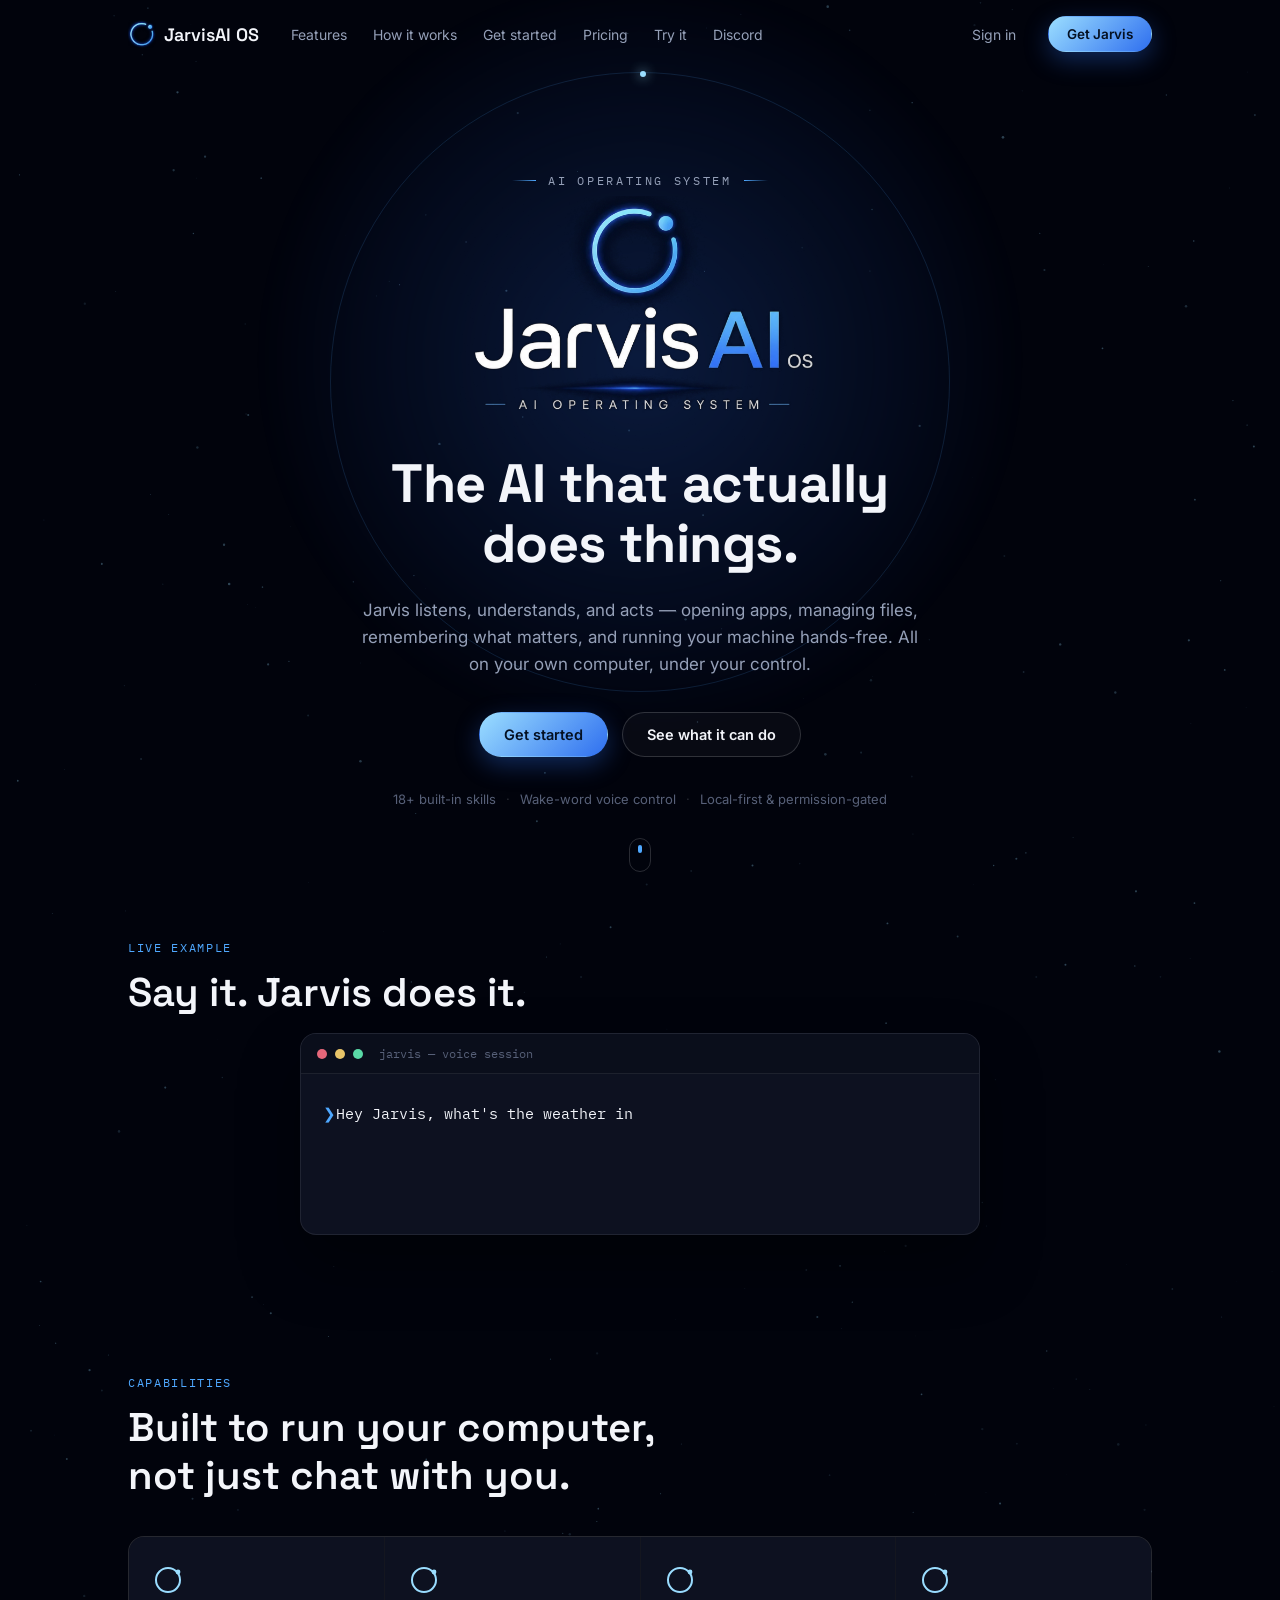
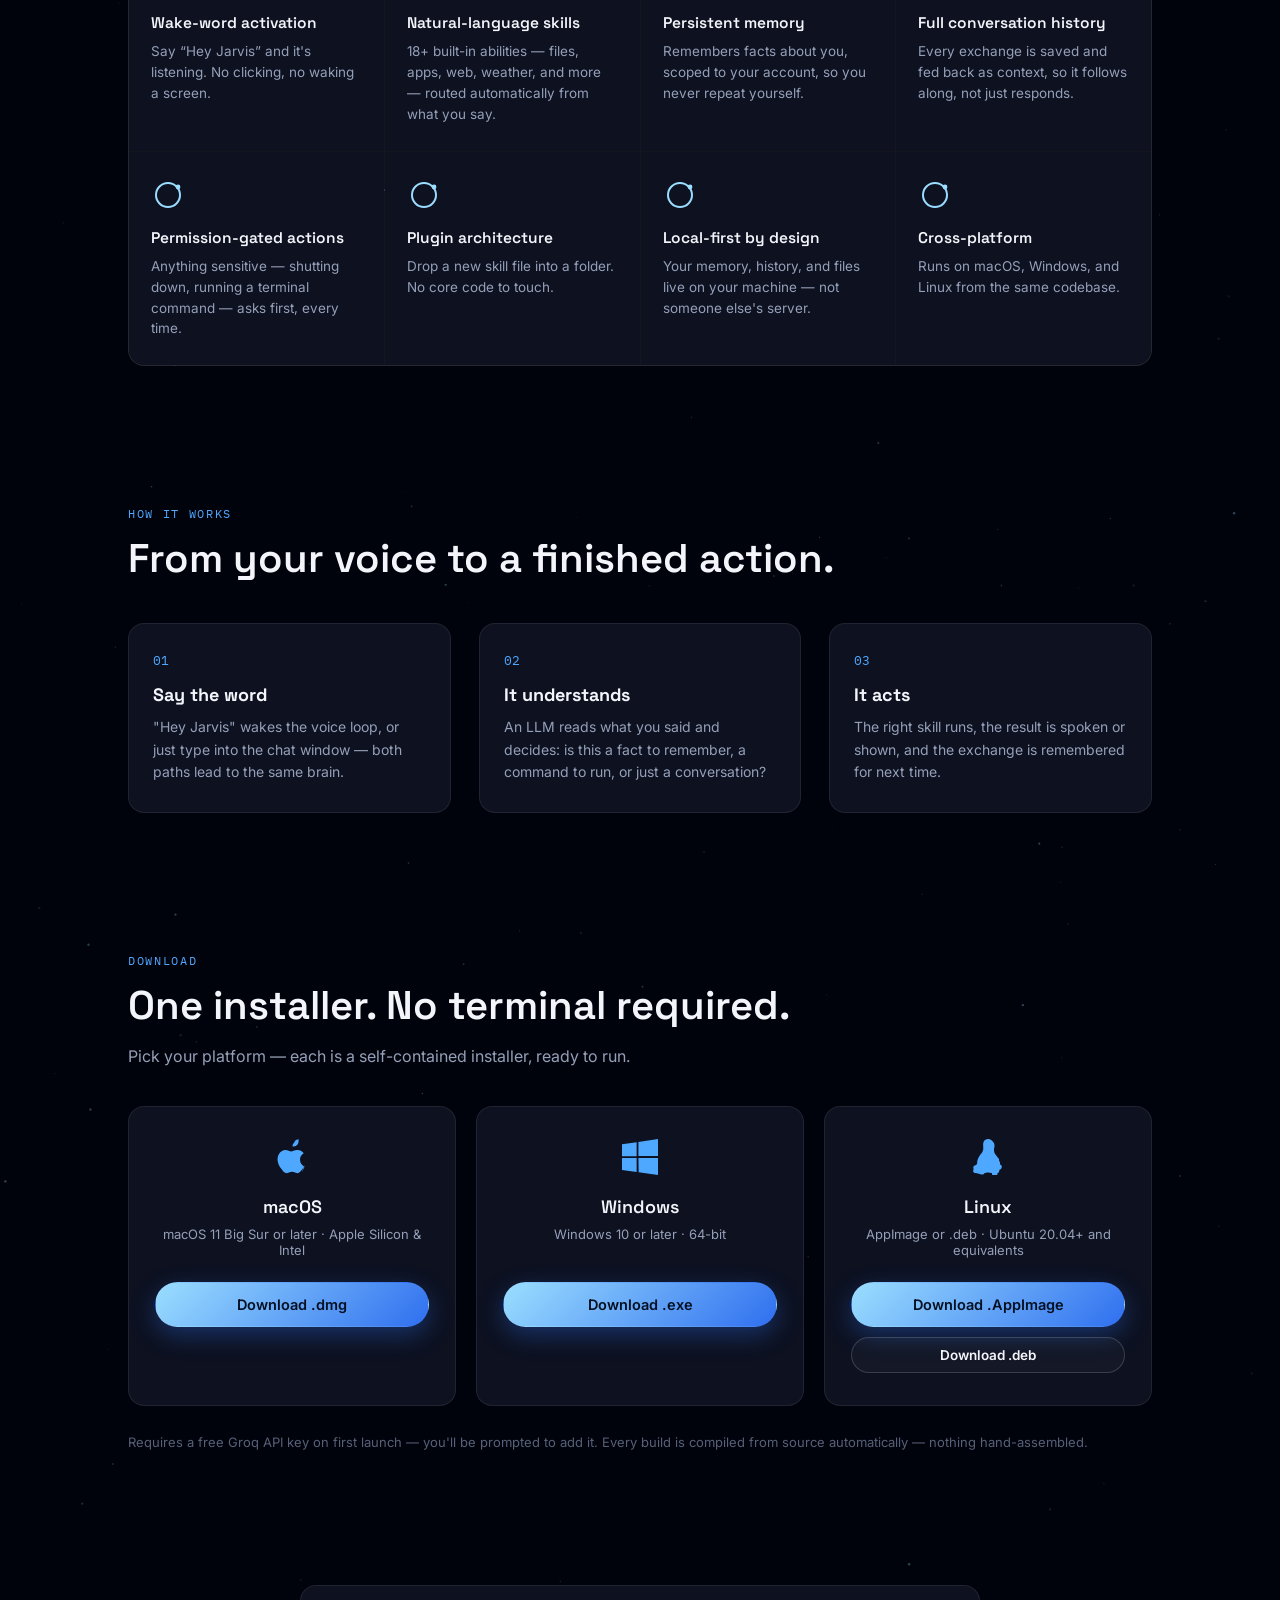
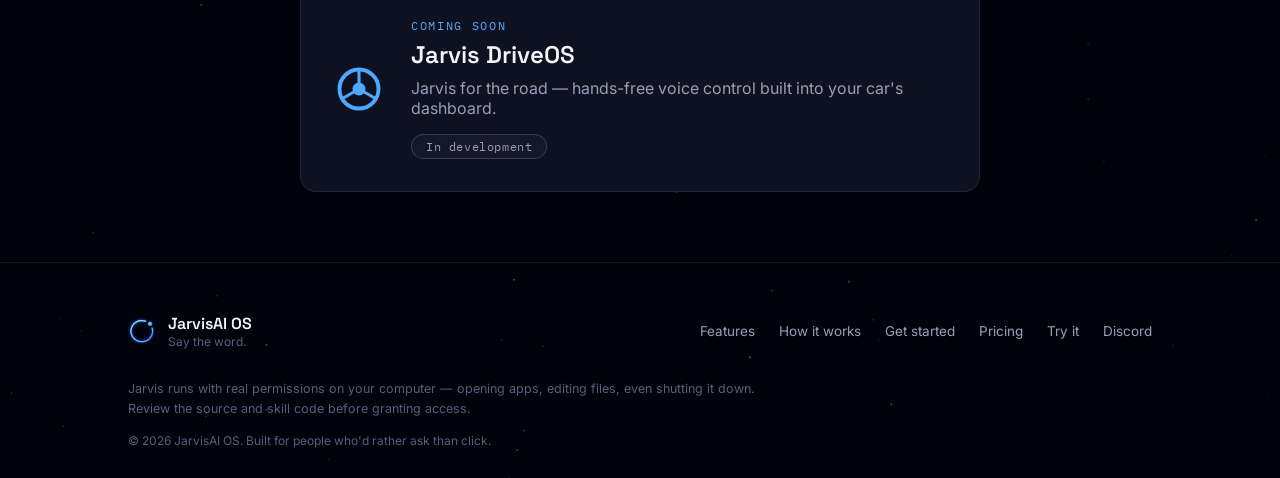
<file: index.html>
<!DOCTYPE html>
<html lang="en">
<head>
<!-- Google Tag Manager -->
<script>(function(w,d,s,l,i){w[l]=w[l]||[];w[l].push({'gtm.start':
new Date().getTime(),event:'gtm.js'});var f=d.getElementsByTagName(s)[0],
j=d.createElement(s),dl=l!='dataLayer'?'&l='+l:'';j.async=true;j.src=
'https://www.googletagmanager.com/gtm.js?id='+i+dl;f.parentNode.insertBefore(j,f);
})(window,document,'script','dataLayer','GTM-K9CZNDDC');</script>
<!-- End Google Tag Manager -->
<meta charset="UTF-8">
<meta name="viewport" content="width=device-width, initial-scale=1.0">
<title>JarvisAI OS &mdash; The AI Operating System</title>
<meta name="description" content="JarvisAI OS is the AI operating system that opens apps, manages files, remembers what matters, and talks back &mdash; all from your own machine.">
<link rel="icon" href="[data-uri]">
<link rel="stylesheet" href="styles.css">
</head>
<body>
<!-- Google Tag Manager (noscript) -->
<noscript><iframe src="https://www.googletagmanager.com/ns.html?id=GTM-K9CZNDDC"
height="0" width="0" style="display:none;visibility:hidden"></iframe></noscript>
<!-- End Google Tag Manager (noscript) -->

<canvas id="stars"></canvas>

<nav id="nav">
  <div class="nav-inner">
    <a href="#top" class="nav-brand">
      <img src="[data-uri]" alt="JarvisAI OS" class="nav-mark">
      <span>JarvisAI OS</span>
    </a>
    <div class="nav-links">
      <a href="#features">Features</a>
      <a href="#how">How it works</a>
      <a href="#get-started">Get started</a>
      <a href="pricing.html">Pricing</a>
      <a href="chat.html">Try it</a>
      <a href="https://discord.gg/VZnWjfsrE" target="_blank" rel="noopener">Discord</a>
    </div>
    <a href="#" id="navSignIn" class="nav-account">Sign in</a>
    <a href="#get-started" class="btn btn-primary btn-small">Get Jarvis</a>
    <button id="navToggle" class="nav-toggle" aria-label="Toggle menu">
      <span></span><span></span><span></span>
    </button>
  </div>
  <div id="navMobile" class="nav-mobile">
    <a href="#features">Features</a>
    <a href="#how">How it works</a>
    <a href="#get-started">Get started</a>
    <a href="pricing.html">Pricing</a>
    <a href="chat.html">Try it</a>
    <a href="https://discord.gg/VZnWjfsrE" target="_blank" rel="noopener">Discord</a>
  </div>
</nav>

<header class="hero" id="top">
  <div class="hero-glow"></div>
  <div class="hero-ring" aria-hidden="true"></div>

  <div class="hero-content">
    <div class="eyebrow"><span class="dash"></span> AI OPERATING SYSTEM <span class="dash"></span></div>

    <img src="[data-uri]" alt="Jarvis AI OS" class="hero-logo">

    <h1>The AI that actually<br>does things.</h1>

    <p class="hero-sub">
      Jarvis listens, understands, and acts &mdash; opening apps, managing files,
      remembering what matters, and running your machine hands-free.
      All on your own computer, under your control.
    </p>

    <div class="hero-cta">
      <a href="#get-started" class="btn btn-primary">Get started</a>
      <a href="#features" class="btn btn-ghost">See what it can do</a>
    </div>

    <div class="trust-row">
      <span>18+ built-in skills</span>
      <span class="dot">&middot;</span>
      <span>Wake-word voice control</span>
      <span class="dot">&middot;</span>
      <span>Local-first &amp; permission-gated</span>
    </div>
  </div>

  <div class="scroll-cue" aria-hidden="true"><span></span></div>
</header>

<section class="demo-section">
  <div class="section-inner">
    <div class="label-tag">LIVE EXAMPLE</div>
    <h2>Say it. Jarvis does it.</h2>

    <div class="terminal">
      <div class="terminal-bar">
        <span class="dot red"></span><span class="dot yellow"></span><span class="dot green"></span>
        <span class="terminal-title">jarvis &mdash; voice session</span>
      </div>
      <div class="terminal-body" id="terminalBody"></div>
    </div>
  </div>
</section>

<section id="features" class="features-section">
  <div class="section-inner">
    <div class="label-tag">CAPABILITIES</div>
    <h2>Built to run your computer,<br>not just chat with you.</h2>

    <div class="feature-grid" id="featureGrid"></div>
  </div>
</section>

<section id="how" class="how-section">
  <div class="section-inner">
    <div class="label-tag">HOW IT WORKS</div>
    <h2>From your voice to a finished action.</h2>

    <div class="steps">
      <div class="step">
        <div class="step-number">01</div>
        <h3>Say the word</h3>
        <p>"Hey Jarvis" wakes the voice loop, or just type into the chat window &mdash; both paths lead to the same brain.</p>
      </div>
      <div class="step">
        <div class="step-number">02</div>
        <h3>It understands</h3>
        <p>An LLM reads what you said and decides: is this a fact to remember, a command to run, or just a conversation?</p>
      </div>
      <div class="step">
        <div class="step-number">03</div>
        <h3>It acts</h3>
        <p>The right skill runs, the result is spoken or shown, and the exchange is remembered for next time.</p>
      </div>
    </div>
  </div>
</section>

<section id="get-started" class="get-started-section">
  <div class="section-inner">
    <div class="label-tag">DOWNLOAD</div>
    <h2>One installer. No terminal required.</h2>
    <p class="section-sub">Pick your platform &mdash; each is a self-contained installer, ready to run.</p>

    <div class="download-grid">

      <div class="download-card">
        <svg class="os-icon" viewBox="0 0 24 24" fill="currentColor"><path d="M16.365 1.43c0 1.14-.393 2.033-1.177 2.68-.784.646-1.72.966-2.807.966-.107-1.09.29-2.02 1.083-2.784C14.257.71 15.29.24 16.365.24c.093.4.093.8 0 1.19zM20.5 17.06c-.48 1.11-.71 1.605-1.335 2.596-.87 1.386-2.098 3.115-3.62 3.13-1.352.014-1.7-.882-3.535-.873-1.834.01-2.217.888-3.57.874-1.522-.015-2.686-1.573-3.556-2.958C2.207 16.606 1.76 12.9 3.14 10.34c.965-1.79 2.71-2.923 4.61-2.94 1.44-.014 2.8.97 3.678.97.878 0 2.53-1.2 4.267-1.024.727.03 2.767.294 4.077 2.216-.106.066-2.435 1.42-2.41 4.242.028 3.372 2.96 4.494 2.99 4.508-.024.074-.463 1.59-1.528 3.147l-.323.6z"/></svg>
        <h3>macOS</h3>
        <p class="download-note">macOS 11 Big Sur or later &middot; Apple Silicon &amp; Intel</p>
        <a href="https://github.com/m2diba-ai/JarvisAI-os-releases/releases/latest/download/JarvisAI-OS.dmg" class="btn btn-primary download-btn" data-asset="JarvisAI-OS.dmg">Download .dmg</a>
      </div>

      <div class="download-card">
        <svg class="os-icon" viewBox="0 0 24 24" fill="currentColor"><path d="M0 3.449L9.75 2.1v9.451H0m10.949-9.602L24 0v11.4H10.949M0 12.6h9.75v9.451L0 20.699M10.949 12.6H24V24l-12.9-1.801"/></svg>
        <h3>Windows</h3>
        <p class="download-note">Windows 10 or later &middot; 64-bit</p>
        <a href="https://github.com/m2diba-ai/JarvisAI-os-releases/releases/latest/download/JarvisAI-OS-Setup.exe" class="btn btn-primary download-btn" data-asset="JarvisAI-OS-Setup.exe">Download .exe</a>
      </div>

      <div class="download-card">
        <svg class="os-icon" viewBox="0 0 24 24" fill="currentColor"><path d="M12.504 0c-.155 0-.315.008-.48.021-4.226.333-3.105 4.807-3.17 6.298-.076 1.092-.3 1.953-1.05 3.02-.885 1.051-2.127 2.75-2.716 4.521-.278.832-.41 1.684-.287 2.489a.424.424 0 00-.11.135c-.26.268-.45.6-.663.839-.199.199-.485.267-.797.4-.313.136-.658.269-.864.68-.09.189-.136.394-.132.602 0 .199.027.4.055.536.058.399.116.728.04.97-.249.68-.28 1.145-.106 1.484.174.334.535.47.94.601.81.2 1.91.135 2.774.6.926.466 1.866.67 2.616.47.526-.116.97-.464 1.208-.946.587-.003 1.23-.269 2.26-.334.699-.058 1.574.267 2.577.2.025.08.063.155.11.225-.076.694.13 1.365.436 1.938.365.6.844 1.098 1.310 1.502-.055.077-.021.108.070.05.68-.484 1.24-1.04 1.52-1.673.24-.531.212-1.1.05-1.634.478-.235.87-.556 1.152-1.038.235-.4.42-.906.526-1.577.077.024.15.024.199-.001.36-.111.65-.4.867-.71.198-.31.335-.667.375-1.037.038-.372-.04-.744-.235-1.045-.196-.3-.51-.545-.9-.667-.024-.42-.03-.856-.13-1.302-.098-.446-.28-.897-.61-1.28.014-.235.033-.478.01-.72-.024-.24-.09-.478-.226-.68-.135-.2-.34-.36-.582-.42-.036-.11-.07-.223-.135-.315-.65-.918-1.474-1.635-1.968-2.7-.494-1.064-.626-2.436-.16-4.27.213-.83.055-1.673-.288-2.417-.343-.744-.858-1.397-1.44-1.87A3.87 3.87 0 0012.504 0z"/></svg>
        <h3>Linux</h3>
        <p class="download-note">AppImage or .deb &middot; Ubuntu 20.04+ and equivalents</p>
        <a href="https://github.com/m2diba-ai/JarvisAI-os-releases/releases/latest/download/JarvisAI-OS.AppImage" class="btn btn-primary download-btn" data-asset="JarvisAI-OS.AppImage">Download .AppImage</a>
        <br>
        <a href="https://github.com/m2diba-ai/JarvisAI-os-releases/releases/latest/download/JarvisAI-OS.deb" class="btn btn-ghost btn-small download-btn" style="margin-top: 10px;" data-asset="JarvisAI-OS.deb">Download .deb</a>
      </div>

    </div>

    <p class="requirements">
      Requires a free Groq API key on first launch &mdash; you'll be prompted to add it.
      Every build is compiled from source automatically &mdash; nothing hand-assembled.
    </p>
  </div>
</section>

<section id="driveos" class="driveos-section">
  <div class="section-inner">
    <div class="driveos-card">
      <svg class="driveos-icon" viewBox="0 0 24 24" fill="none" stroke="currentColor" stroke-linecap="round" stroke-linejoin="round">
        <circle cx="12" cy="12" r="9" stroke-width="1.8"/>
        <path d="M12 9 L12 3 M14.6 13.5 L19.8 16.5 M9.4 13.5 L4.2 16.5" stroke-width="1.4"/>
        <circle cx="12" cy="12" r="3" fill="currentColor" stroke="none"/>
      </svg>
      <div class="driveos-text">
        <div class="label-tag">COMING SOON</div>
        <h2>Jarvis DriveOS</h2>
        <p class="section-sub">Jarvis for the road &mdash; hands-free voice control built into your car's dashboard.</p>
        <span class="status-badge">In development</span>
      </div>
    </div>
  </div>
</section>

<footer class="footer">
  <div class="section-inner footer-inner">
    <div class="footer-brand">
      <img src="[data-uri]" alt="JarvisAI OS" class="nav-mark">
      <div>
        <div class="footer-name">JarvisAI OS</div>
        <div class="footer-tagline">Say the word.</div>
      </div>
    </div>

    <div class="footer-links">
      <a href="#features">Features</a>
      <a href="#how">How it works</a>
      <a href="#get-started">Get started</a>
      <a href="pricing.html">Pricing</a>
      <a href="chat.html">Try it</a>
      <a href="https://discord.gg/VZnWjfsrE" target="_blank" rel="noopener">Discord</a>
    </div>
  </div>

  <div class="section-inner">
    <p class="footer-disclaimer">
      Jarvis runs with real permissions on your computer &mdash; opening apps, editing files,
      even shutting it down. Review the source and skill code before granting access.
    </p>
    <p class="footer-copy">&copy; 2026 JarvisAI OS. Built for people who'd rather ask than click.</p>
  </div>
</footer>

<script src="auth.js"></script>
<script src="common.js"></script>
<script>
// ==================== Terminal typewriter demo ====================
(function terminalDemo() {
  const body = document.getElementById("terminalBody");

  const scenarios = [
    [
      { role: "user", text: "Hey Jarvis, what's the weather in Dhaka" },
      { role: "reply", text: "It's 34\u00b0C and partly cloudy in Dhaka, with wind at 9 km/h." },
    ],
    [
      { role: "user", text: "Jarvis, remember that my flight is at 6 PM" },
      { role: "reply", text: "Got it, I'll remember that your flight is at 6 PM." },
    ],
    [
      { role: "user", text: "Hey Jarvis, open Chrome" },
      { role: "reply", text: "Opening Google Chrome." },
    ],
  ];

  let scenarioIndex = 0;

  function sleep(ms) {
    return new Promise((resolve) => setTimeout(resolve, ms));
  }

  async function typeLine(el, text, speed) {
    for (let i = 0; i <= text.length; i++) {
      el.textContent = text.slice(0, i);
      await sleep(speed);
    }
  }

  async function runScenario() {
    body.innerHTML = "";

    const scenario = scenarios[scenarioIndex];
    scenarioIndex = (scenarioIndex + 1) % scenarios.length;

    for (const line of scenario) {
      const div = document.createElement("div");
      div.className = line.role === "user" ? "term-line-user" : "term-line-reply";
      body.appendChild(div);

      if (line.role === "user") {
        await typeLine(div, line.text, 32);
      } else {
        await sleep(400);
        await typeLine(div, line.text, 14);
      }

      await sleep(600);
    }

    await sleep(2200);
    runScenario();
  }

  runScenario();
})();

// ==================== Feature grid ====================
(function features() {
  const iconRing = `<svg viewBox="0 0 34 34" fill="none" xmlns="http://www.w3.org/2000/svg">
    <circle cx="17" cy="17" r="12" stroke="url(#g)" stroke-width="2"/>
    <circle cx="27" cy="9" r="2.4" fill="#9BDEFF"/>
    <defs><linearGradient id="g" x1="0" y1="0" x2="34" y2="34"><stop stop-color="#9BDEFF"/><stop offset="1" stop-color="#2F6FEF"/></linearGradient></defs>
  </svg>`;

  const items = [
    ["Wake-word activation", "Say \u201cHey Jarvis\u201d and it's listening. No clicking, no waking a screen."],
    ["Natural-language skills", "18+ built-in abilities \u2014 files, apps, web, weather, and more \u2014 routed automatically from what you say."],
    ["Persistent memory", "Remembers facts about you, scoped to your account, so you never repeat yourself."],
    ["Full conversation history", "Every exchange is saved and fed back as context, so it follows along, not just responds."],
    ["Permission-gated actions", "Anything sensitive \u2014 shutting down, running a terminal command \u2014 asks first, every time."],
    ["Plugin architecture", "Drop a new skill file into a folder. No core code to touch."],
    ["Local-first by design", "Your memory, history, and files live on your machine \u2014 not someone else's server."],
    ["Cross-platform", "Runs on macOS, Windows, and Linux from the same codebase."],
  ];

  const grid = document.getElementById("featureGrid");
  grid.innerHTML = items.map(([title, desc]) => `
    <div class="feature-card">
      <div class="feature-icon">${iconRing}</div>
      <h3>${title}</h3>
      <p>${desc}</p>
    </div>
  `).join("");
})();

// (download section is now static cards - no tab-switching or
// copy-to-clipboard JS needed since there's no source install commands)

// ==================== Download links: resolve real latest release ====================
// The hrefs above point at GitHub's /releases/latest/download/... shortcut,
// which is a fallback for JS-disabled visitors only - it's normally
// left broken. GitHub's "latest" pick sorts by each release's
// created_at, which (per GitHub's own docs) is inherited from the
// underlying git tag's target commit, not from when the release was
// published. The JarvisAI-os-releases repo only ever has that one
// "Initialize releases repo" commit - electron-builder auto-creates
// each version's tag against it since nothing ever advances that
// branch - so every release ties on created_at, and which one GitHub
// resolves as "latest" on a tie isn't something to rely on (it's
// landed on a stale version before). published_at has no such tie -
// it's set once, when a release stops being a draft - so fetching the
// release list and picking the newest published_at is what's actually
// reliable here.
(async function resolveLatestDownloadLinks() {
  const links = document.querySelectorAll(".download-btn[data-asset]");
  if (!links.length) return;

  try {
    const response = await fetch("https://api.github.com/repos/m2diba-ai/JarvisAI-os-releases/releases");
    if (!response.ok) return;
    const releases = await response.json();

    const latest = releases
      .filter((r) => !r.draft && !r.prerelease)
      .sort((a, b) => new Date(b.published_at) - new Date(a.published_at))[0];
    if (!latest) return;

    links.forEach((link) => {
      const asset = latest.assets.find((a) => a.name === link.dataset.asset);
      if (asset) link.href = asset.browser_download_url;
    });
  } catch (err) {
    // Offline, GitHub API down/rate-limited, etc. - the hrefs already
    // in the HTML (the /releases/latest/download/... shortcut) stay as
    // a working fallback rather than leaving the buttons broken.
    console.error("Could not resolve the latest Jarvis release - falling back to /releases/latest:", err);
  }
})();

</script>

</body>
</html>
</file>
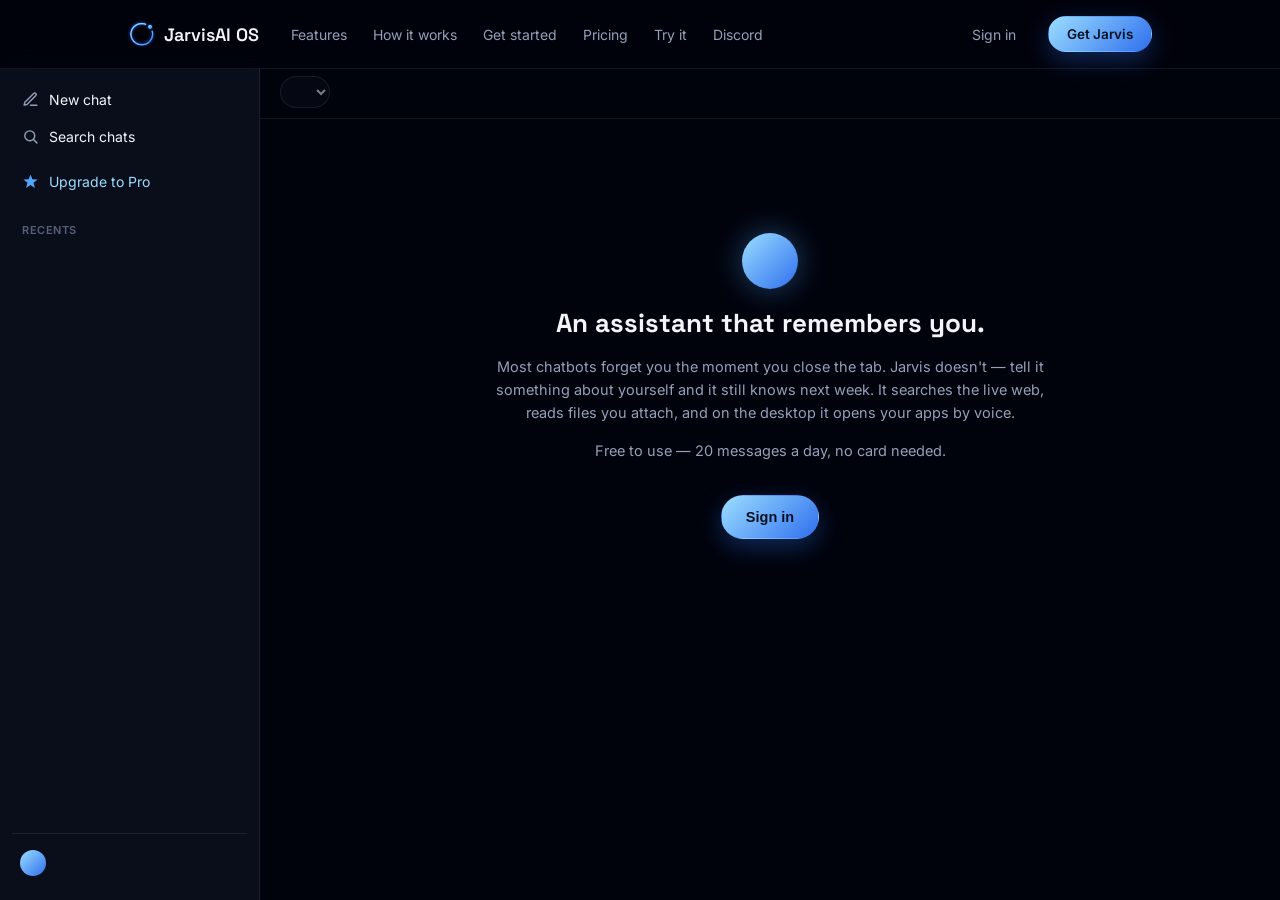
<file: chat.html>
<!DOCTYPE html>
<html lang="en">
<head>
<!-- Google Tag Manager -->
<script>(function(w,d,s,l,i){w[l]=w[l]||[];w[l].push({'gtm.start':
new Date().getTime(),event:'gtm.js'});var f=d.getElementsByTagName(s)[0],
j=d.createElement(s),dl=l!='dataLayer'?'&l='+l:'';j.async=true;j.src=
'https://www.googletagmanager.com/gtm.js?id='+i+dl;f.parentNode.insertBefore(j,f);
})(window,document,'script','dataLayer','GTM-K9CZNDDC');</script>
<!-- End Google Tag Manager -->
<meta charset="UTF-8">
<meta name="viewport" content="width=device-width, initial-scale=1.0">
<title>Jarvis</title>
<meta name="description" content="Try Jarvis right in your browser, no install required.">
<link rel="icon" href="[data-uri]">
<link rel="stylesheet" href="styles.css">
</head>
<body class="chat-page">
<!-- Google Tag Manager (noscript) -->
<noscript><iframe src="https://www.googletagmanager.com/ns.html?id=GTM-K9CZNDDC"
height="0" width="0" style="display:none;visibility:hidden"></iframe></noscript>
<!-- End Google Tag Manager (noscript) -->

<canvas id="stars"></canvas>

<nav id="nav">
  <div class="nav-inner">
    <a href="index.html" class="nav-brand">
      <img src="[data-uri]" alt="JarvisAI OS" class="nav-mark">
      <span>JarvisAI OS</span>
    </a>
    <div class="nav-links">
      <a href="index.html#features">Features</a>
      <a href="index.html#how">How it works</a>
      <a href="index.html#get-started">Get started</a>
      <a href="pricing.html">Pricing</a>
      <a href="chat.html">Try it</a>
      <a href="https://discord.gg/VZnWjfsrE" target="_blank" rel="noopener">Discord</a>
    </div>
    <a href="#" id="navSignIn" class="nav-account">Sign in</a>
    <a href="index.html#get-started" class="btn btn-primary btn-small">Get Jarvis</a>
    <button id="navToggle" class="nav-toggle" aria-label="Toggle menu">
      <span></span><span></span><span></span>
    </button>
  </div>
  <div id="navMobile" class="nav-mobile">
    <a href="index.html#features">Features</a>
    <a href="index.html#how">How it works</a>
    <a href="index.html#get-started">Get started</a>
    <a href="pricing.html">Pricing</a>
    <a href="chat.html">Try it</a>
    <a href="https://discord.gg/VZnWjfsrE" target="_blank" rel="noopener">Discord</a>
  </div>
</nav>

<div class="jarvis-app" id="jarvisApp">
  <div class="jarvis-sidebar-backdrop" id="sidebarBackdrop"></div>

  <aside class="jarvis-sidebar" id="jarvisSidebar">
    <div class="jarvis-nav-group">
      <button id="newChatBtn" class="jarvis-nav-btn">
        <svg viewBox="0 0 24 24" fill="none" stroke="currentColor" stroke-width="2" stroke-linecap="round" stroke-linejoin="round"><path d="M12 20h9"/><path d="M16.5 3.5a2.12 2.12 0 0 1 3 3L7 19l-4 1 1-4Z"/></svg>
        New chat
      </button>
      <button id="searchChatBtn" class="jarvis-nav-btn">
        <svg viewBox="0 0 24 24" fill="none" stroke="currentColor" stroke-width="2" stroke-linecap="round" stroke-linejoin="round"><circle cx="11" cy="11" r="7"/><line x1="21" y1="21" x2="16.65" y2="16.65"/></svg>
        Search chats
      </button>
    </div>

    <div class="jarvis-nav-group">
      <a href="pricing.html" class="jarvis-nav-btn jarvis-upgrade-btn">
        <svg viewBox="0 0 24 24" fill="currentColor"><path d="M12 2l2.6 6.9 7.4.3-5.8 4.7 2.1 7.1-6.3-4.2-6.3 4.2 2.1-7.1L2 9.2l7.4-.3z"/></svg>
        Upgrade to Pro
      </a>
    </div>

    <div class="jarvis-history-label">Recents</div>
    <div class="jarvis-history-list" id="historyList"></div>

    <div class="jarvis-sidebar-spacer"></div>

    <div class="jarvis-sidebar-footer">
      <button class="jarvis-user-card" id="userMenuBtn">
        <span class="jarvis-user-avatar" id="userAvatar"></span>
        <span class="jarvis-user-name" id="userLabel"></span>
      </button>
      <div class="jarvis-user-menu" id="userMenu" hidden>
        <a href="memory.html" class="jarvis-menu-item">Memory</a>
        <button id="clearBtn" class="jarvis-menu-item">Clear chat</button>
        <div class="jarvis-menu-divider"></div>
        <button id="signOutBtn" class="jarvis-menu-item">Sign out</button>
      </div>
    </div>
  </aside>

  <main class="jarvis-main">
    <div class="jarvis-toolbar">
      <button class="jarvis-sidebar-toggle" id="sidebarToggle" aria-label="Toggle sidebar">
        <svg viewBox="0 0 24 24" fill="none" stroke="currentColor" stroke-width="2" stroke-linecap="round" stroke-linejoin="round"><rect x="3" y="4" width="18" height="16" rx="2"/><line x1="9" y1="4" x2="9" y2="20"/></svg>
      </button>
      <select id="modelPicker" class="jarvis-model-picker" disabled></select>
      <span class="jarvis-plan-badge" id="planBadge"></span>
    </div>

    <div class="jarvis-chat-scroll" id="chatScroll">
      <div class="jarvis-empty" id="emptyState" hidden>
        <div class="jarvis-orb"></div>
        <h1>An assistant that remembers you.</h1>
        <p>Tell it something about yourself, then ask what it knows &mdash; it will still know next week. For voice, file access, and opening apps on your own machine, <a href="index.html#get-started" style="color:var(--ring-mid)">download the desktop app</a>.</p>
        <div class="jarvis-suggestions">
          <button class="jarvis-chip" data-text="Remember that I'm a computer science student in Dhaka" data-followup="What do you know about me?">Tell Jarvis about you</button>
          <button class="jarvis-chip" data-text="What happened in tech news today?">What's happening today?</button>
          <button class="jarvis-chip" data-text="What can you actually do?">What can you do?</button>
          <button class="jarvis-chip" data-text="Write a Python script that renames every file in a folder by its date">Write me some code</button>
        </div>
      </div>

      <div class="jarvis-signedout" id="signedOutState" hidden>
        <div class="jarvis-orb"></div>
        <h1>An assistant that remembers you.</h1>
        <p>Most chatbots forget you the moment you close the tab. Jarvis doesn't &mdash; tell it something about yourself and it still knows next week. It searches the live web, reads files you attach, and on the desktop it opens your apps by voice.</p>
        <p class="jarvis-signedout-note">Free to use &mdash; 20 messages a day, no card needed.</p>
        <button class="btn btn-primary" id="signInPromptBtn">Sign in</button>
      </div>

      <div class="jarvis-chat-inner" id="chat"></div>
    </div>

    <div class="jarvis-composer" id="composerWrap" hidden>
      <span id="imagePreviewWrap" class="jarvis-image-preview-wrap" hidden>
        <img id="imagePreview" class="jarvis-image-preview" alt="Attached image">
        <button id="imageRemoveBtn" class="jarvis-image-remove-btn" type="button" aria-label="Remove image">&times;</button>
      </span>
      <div id="fileAttachments" class="jarvis-attachments" hidden></div>
      <div class="jarvis-composer-inner">
        <button id="attachBtn" class="jarvis-attach-btn" type="button" aria-label="Attach a file or image">
          <svg viewBox="0 0 24 24" fill="none" stroke="currentColor" stroke-width="2" stroke-linecap="round" stroke-linejoin="round"><path d="M21.44 11.05l-9.19 9.19a6 6 0 0 1-8.49-8.49l9.19-9.19a4 4 0 0 1 5.66 5.66l-9.2 9.19a2 2 0 0 1-2.83-2.83l8.49-8.48"/></svg>
        </button>
        <input type="file" id="imageInput" hidden
               accept="image/*,.pdf,.docx,.txt,.md,.csv,.json,.xlsx,.xlsm,.pptx,.py,.js,.html,.css">
        <textarea id="chatInput" placeholder="Message Jarvis..." rows="1"></textarea>
        <button id="chatSendBtn" class="jarvis-send-btn" type="button" aria-label="Send">&uarr;</button>
      </div>
      <div class="jarvis-composer-hint" id="composerHint"></div>
    </div>
  </main>
</div>

<div class="jarvis-modal-overlay" id="searchModal" hidden>
  <div class="jarvis-modal">
    <div class="jarvis-modal-header">
      <h2>Search chats</h2>
      <button class="jarvis-modal-close" id="searchModalClose" aria-label="Close">&times;</button>
    </div>
    <input type="text" id="searchInput" class="jarvis-modal-input" placeholder="Search your conversations..." autocomplete="off">
    <div class="jarvis-search-results" id="searchResults">
      <div class="jarvis-search-empty">Type to search your chat history.</div>
    </div>
  </div>
</div>

<script src="auth.js"></script>
<script src="common.js"></script>
<script src="chat.js"></script>

</body>
</html>
</file>
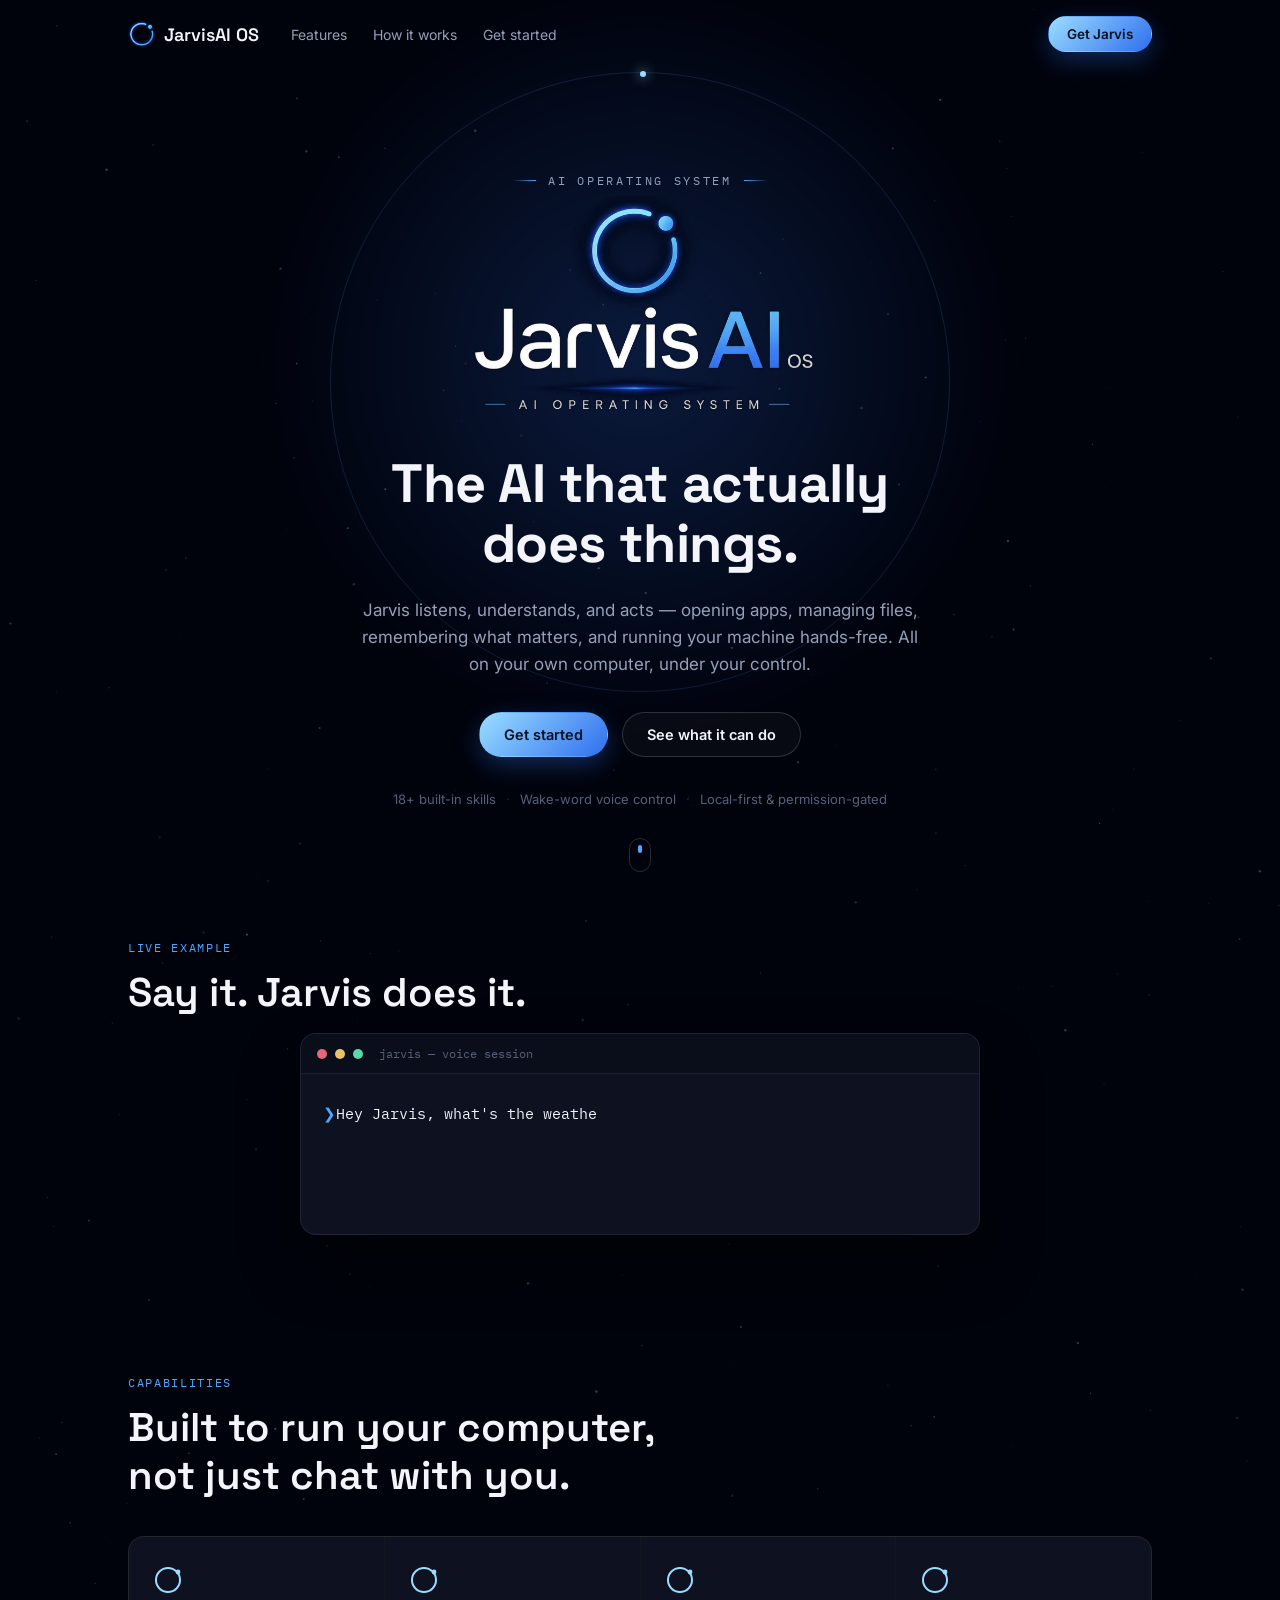
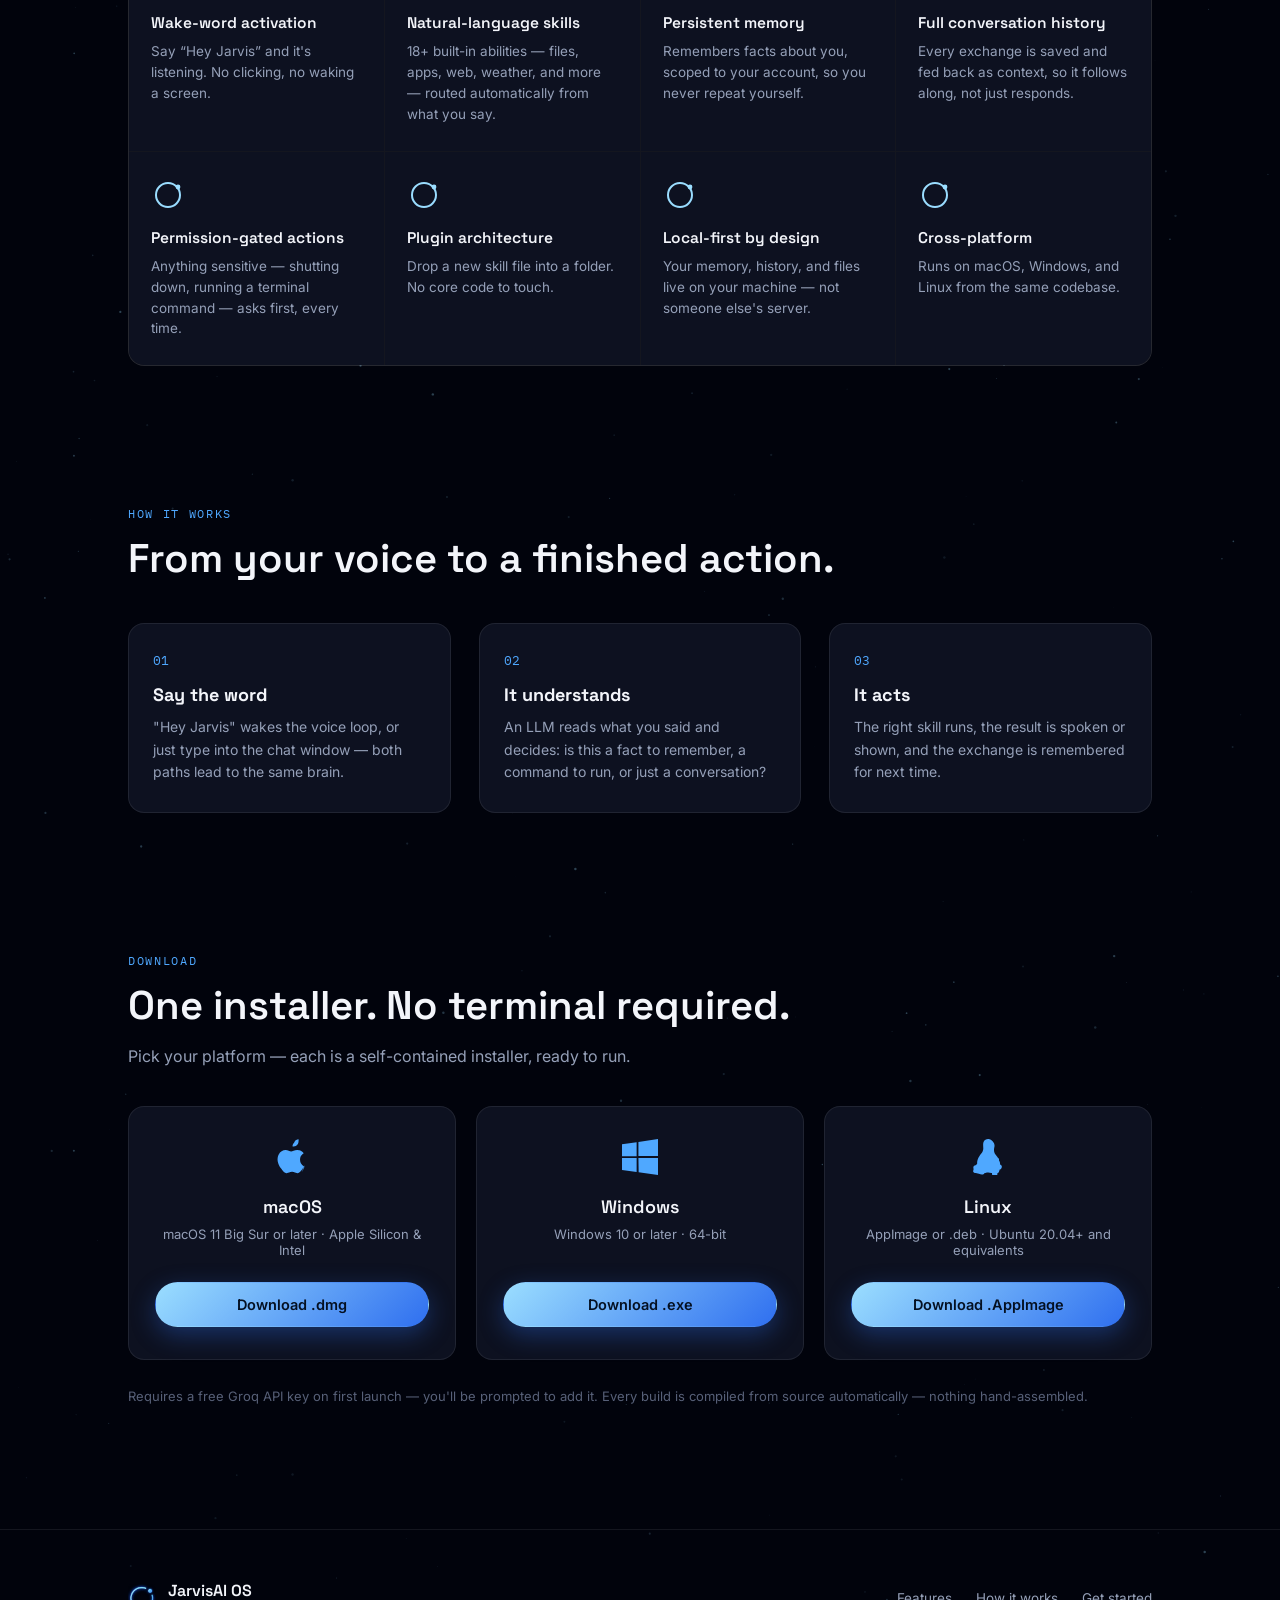
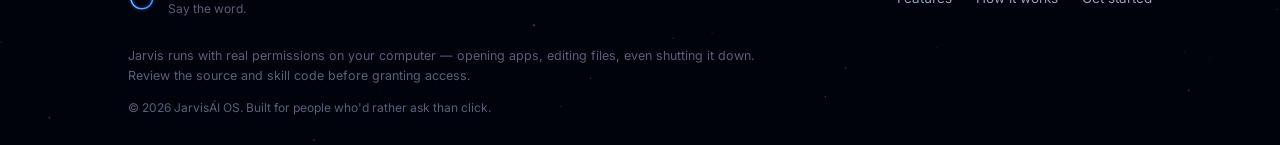
<file: jarvis-landing.html>
<!DOCTYPE html>
<html lang="en">
<head>
<meta charset="UTF-8">
<meta name="viewport" content="width=device-width, initial-scale=1.0">
<title>JarvisAI OS &mdash; The AI Operating System</title>
<meta name="description" content="JarvisAI OS is the AI operating system that opens apps, manages files, remembers what matters, and talks back &mdash; all from your own machine.">
<link rel="icon" href="[data-uri]">
<style>
@import url('https://fonts.googleapis.com/css2?family=Space+Grotesk:wght@500;600;700&family=Inter:wght@400;500;600;700&family=IBM+Plex+Mono:wght@400;500&display=swap');

/* ==================== TOKENS ==================== */
:root{
  --bg:            #01030C;
  --bg-elevated:   #0A0E1B;
  --bg-panel:      #0D1120;
  --border:        rgba(255,255,255,0.08);
  --border-strong: rgba(255,255,255,0.16);

  --text:          #F3F5FA;
  --text-secondary:#95A0B8;
  --text-faint:    #576078;

  --ring-light: #9BDEFF;
  --ring-mid:   #4FA8FF;
  --ring-deep:  #2F6FEF;
  --accent-grad: linear-gradient(135deg, var(--ring-light), var(--ring-deep));

  --radius-sm: 10px;
  --radius-md: 16px;
  --radius-lg: 24px;

  --font-display: 'Space Grotesk', 'Segoe UI', sans-serif;
  --font-body: 'Inter', 'Segoe UI', sans-serif;
  --font-mono: 'IBM Plex Mono', 'Courier New', monospace;
}

*{ box-sizing: border-box; }

html{ scroll-behavior: smooth; }

body{
  margin: 0;
  background: var(--bg);
  color: var(--text);
  font-family: var(--font-body);
  -webkit-font-smoothing: antialiased;
  overflow-x: hidden;
}

img{ max-width: 100%; display: block; }

a{ color: inherit; text-decoration: none; }

::selection{ background: rgba(79,168,255,0.3); }

::-webkit-scrollbar{ width: 9px; }
::-webkit-scrollbar-thumb{ background: var(--border-strong); border-radius: 99px; }
::-webkit-scrollbar-track{ background: transparent; }

.section-inner{
  max-width: 1080px;
  margin: 0 auto;
  padding: 0 28px;
}

.label-tag{
  font-family: var(--font-mono);
  font-size: 12px;
  letter-spacing: 0.14em;
  color: var(--ring-mid);
  margin-bottom: 14px;
}

h2{
  font-family: var(--font-display);
  font-weight: 600;
  font-size: clamp(28px, 4vw, 40px);
  line-height: 1.2;
  margin: 0 0 16px;
}

.section-sub{
  color: var(--text-secondary);
  font-size: 16px;
  margin: 0 0 40px;
  max-width: 520px;
}

/* ==================== STARFIELD ==================== */
#stars{
  position: fixed;
  inset: 0;
  z-index: 0;
  pointer-events: none;
  opacity: 0.6;
}

/* ==================== NAV ==================== */
#nav{
  position: fixed;
  top: 0; left: 0; right: 0;
  z-index: 100;
  transition: background 0.3s ease, border-color 0.3s ease;
  border-bottom: 1px solid transparent;
}

#nav.scrolled{
  background: rgba(1,3,12,0.82);
  backdrop-filter: blur(14px);
  border-bottom-color: var(--border);
}

.nav-inner{
  max-width: 1080px;
  margin: 0 auto;
  padding: 16px 28px;
  display: flex;
  align-items: center;
  gap: 32px;
}

.nav-brand{
  display: flex;
  align-items: center;
  gap: 8px;
  font-family: var(--font-display);
  font-weight: 600;
  font-size: 18px;
}

.nav-mark{ width: 28px; height: 28px; object-fit: contain; }

.nav-links{
  display: flex;
  gap: 26px;
  flex: 1;
  font-size: 14px;
  color: var(--text-secondary);
}

.nav-links a:hover{ color: var(--text); }

.nav-toggle{
  display: none;
  flex-direction: column;
  gap: 4px;
  background: none;
  border: none;
  cursor: pointer;
  padding: 6px;
}

.nav-toggle span{
  width: 20px;
  height: 2px;
  background: var(--text);
  border-radius: 2px;
}

.nav-mobile{
  display: none;
  flex-direction: column;
  padding: 8px 28px 20px;
  gap: 4px;
  background: rgba(1,3,12,0.96);
  border-bottom: 1px solid var(--border);
}

.nav-mobile a{
  padding: 10px 0;
  font-size: 15px;
  color: var(--text-secondary);
  border-bottom: 1px solid var(--border);
}

.nav-mobile.open{ display: flex; }

/* ==================== BUTTONS ==================== */
.btn{
  display: inline-flex;
  align-items: center;
  gap: 8px;
  padding: 13px 24px;
  border-radius: 99px;
  font-size: 14.5px;
  font-weight: 600;
  cursor: pointer;
  border: 1px solid transparent;
  transition: transform 0.15s ease, opacity 0.15s ease, background 0.15s ease;
  white-space: nowrap;
}

.btn:hover{ transform: translateY(-1px); }

.btn-primary{
  background: var(--accent-grad);
  color: #041022;
  box-shadow: 0 8px 24px rgba(47,111,239,0.35);
}

.btn-primary:hover{ opacity: 0.92; }

.btn-ghost{
  background: rgba(255,255,255,0.03);
  border-color: var(--border-strong);
  color: var(--text);
}

.btn-ghost:hover{ background: rgba(255,255,255,0.07); }

.btn-small{ padding: 9px 18px; font-size: 13.5px; }

/* ==================== HERO ==================== */
.hero{
  position: relative;
  min-height: 100vh;
  display: flex;
  flex-direction: column;
  align-items: center;
  justify-content: center;
  text-align: center;
  padding: 140px 24px 60px;
  overflow: hidden;
}

.hero-glow{
  position: absolute;
  top: -10%;
  left: 50%;
  transform: translateX(-50%);
  width: 900px;
  height: 900px;
  background: radial-gradient(circle, rgba(47,111,239,0.22), transparent 60%);
  filter: blur(10px);
  z-index: 0;
  pointer-events: none;
}

.hero-ring{
  position: absolute;
  top: 8%;
  left: 50%;
  transform: translateX(-50%);
  width: 620px;
  height: 620px;
  border-radius: 50%;
  border: 1px solid rgba(79,168,255,0.15);
  z-index: 0;
  pointer-events: none;
  animation: spin 60s linear infinite;
}

.hero-ring::before{
  content: "";
  position: absolute;
  top: -2px;
  left: 50%;
  width: 6px;
  height: 6px;
  border-radius: 50%;
  background: var(--ring-light);
  box-shadow: 0 0 12px var(--ring-light);
}

@keyframes spin{
  from{ transform: translateX(-50%) rotate(0deg); }
  to{ transform: translateX(-50%) rotate(360deg); }
}

.hero-content{
  position: relative;
  z-index: 1;
  max-width: 720px;
}

.eyebrow{
  display: flex;
  align-items: center;
  justify-content: center;
  gap: 12px;
  font-family: var(--font-mono);
  font-size: 12px;
  letter-spacing: 0.22em;
  color: var(--text-secondary);
  margin-bottom: 6px;
}

.eyebrow .dash{
  width: 24px;
  height: 1px;
  background: linear-gradient(90deg, transparent, var(--ring-mid));
}

.eyebrow .dash:last-child{
  background: linear-gradient(90deg, var(--ring-mid), transparent);
}

.hero-logo{
  width: min(360px, 70vw);
  margin: 8px auto 4px;
}

.hero h1{
  font-family: var(--font-display);
  font-weight: 700;
  font-size: clamp(32px, 5.5vw, 54px);
  line-height: 1.12;
  letter-spacing: -0.01em;
  margin: 4px 0 22px;
}

.hero-sub{
  font-size: 17px;
  line-height: 1.6;
  color: var(--text-secondary);
  max-width: 560px;
  margin: 0 auto 34px;
}

.hero-cta{
  display: flex;
  gap: 14px;
  justify-content: center;
  flex-wrap: wrap;
  margin-bottom: 34px;
}

.trust-row{
  display: flex;
  gap: 10px;
  justify-content: center;
  flex-wrap: wrap;
  font-size: 13px;
  color: var(--text-faint);
}

.trust-row .dot{ color: var(--border-strong); }

.scroll-cue{
  position: absolute;
  bottom: 28px;
  left: 50%;
  transform: translateX(-50%);
  width: 22px;
  height: 34px;
  border: 1px solid var(--border-strong);
  border-radius: 12px;
  z-index: 1;
}

.scroll-cue span{
  display: block;
  width: 4px;
  height: 8px;
  background: var(--ring-mid);
  border-radius: 2px;
  margin: 6px auto 0;
  animation: cue 1.8s ease-in-out infinite;
}

@keyframes cue{
  0%{ transform: translateY(0); opacity: 1; }
  70%{ transform: translateY(10px); opacity: 0; }
  100%{ opacity: 0; }
}

/* ==================== DEMO / TERMINAL ==================== */
.demo-section{ padding: 40px 0 100px; position: relative; z-index: 1; }

.terminal{
  background: var(--bg-panel);
  border: 1px solid var(--border);
  border-radius: var(--radius-md);
  overflow: hidden;
  box-shadow: 0 30px 60px rgba(0,0,0,0.4);
  max-width: 680px;
  margin: 0 auto;
}

.terminal-bar{
  display: flex;
  align-items: center;
  gap: 8px;
  padding: 12px 16px;
  background: var(--bg-elevated);
  border-bottom: 1px solid var(--border);
}

.terminal-bar .dot{ width: 10px; height: 10px; border-radius: 50%; }
.terminal-bar .red{ background: #E5677A; }
.terminal-bar .yellow{ background: #E8C468; }
.terminal-bar .green{ background: #59D9A6; }

.terminal-title{
  margin-left: 8px;
  font-family: var(--font-mono);
  font-size: 12px;
  color: var(--text-faint);
}

.terminal-body{
  padding: 26px 22px;
  font-family: var(--font-mono);
  font-size: 14.5px;
  line-height: 1.9;
  min-height: 160px;
}

.term-line-user{ color: var(--text); }
.term-line-user::before{ content: "\276F "; color: var(--ring-mid); }

.term-line-reply{ color: var(--text-secondary); }
.term-line-reply::before{ content: "\2713 "; color: #59D9A6; }

.cursor{
  display: inline-block;
  width: 8px;
  height: 16px;
  background: var(--ring-light);
  margin-left: 2px;
  vertical-align: middle;
  animation: blink 0.9s step-end infinite;
}

@keyframes blink{
  50%{ opacity: 0; }
}

/* ==================== FEATURES ==================== */
.features-section{ padding: 40px 0 100px; position: relative; z-index: 1; }

.feature-grid{
  display: grid;
  grid-template-columns: repeat(4, 1fr);
  gap: 1px;
  background: var(--border);
  border: 1px solid var(--border);
  border-radius: var(--radius-md);
  overflow: hidden;
  margin-top: 36px;
}

.feature-card{
  background: var(--bg-panel);
  padding: 26px 22px;
}

.feature-icon{
  width: 34px;
  height: 34px;
  margin-bottom: 16px;
}

.feature-card h3{
  font-family: var(--font-display);
  font-size: 15.5px;
  font-weight: 600;
  margin: 0 0 8px;
}

.feature-card p{
  font-size: 13.5px;
  line-height: 1.55;
  color: var(--text-secondary);
  margin: 0;
}

/* ==================== HOW IT WORKS ==================== */
.how-section{ padding: 40px 0 100px; position: relative; z-index: 1; }

.steps{
  display: grid;
  grid-template-columns: repeat(3, 1fr);
  gap: 28px;
  margin-top: 40px;
}

.step{
  background: var(--bg-panel);
  border: 1px solid var(--border);
  border-radius: var(--radius-md);
  padding: 28px 24px;
}

.step-number{
  font-family: var(--font-mono);
  font-size: 13px;
  color: var(--ring-mid);
  margin-bottom: 14px;
}

.step h3{
  font-family: var(--font-display);
  font-size: 18px;
  margin: 0 0 10px;
}

.step p{
  font-size: 14px;
  line-height: 1.6;
  color: var(--text-secondary);
  margin: 0;
}

/* ==================== GET STARTED ==================== */
.get-started-section{ padding: 40px 0 110px; position: relative; z-index: 1; }

.download-grid{
  display: grid;
  grid-template-columns: repeat(3, 1fr);
  gap: 20px;
  margin-top: 36px;
}

.download-card{
  background: var(--bg-panel);
  border: 1px solid var(--border);
  border-radius: var(--radius-md);
  padding: 32px 26px;
  text-align: center;
  transition: border-color 0.15s ease, transform 0.15s ease;
}

.download-card:hover{
  border-color: var(--border-strong);
  transform: translateY(-2px);
}

.os-icon{
  width: 36px;
  height: 36px;
  color: var(--ring-mid);
  margin: 0 auto 16px;
}

.download-card h3{
  font-family: var(--font-display);
  font-size: 18px;
  font-weight: 600;
  margin: 0 0 8px;
}

.download-note{
  font-size: 13px;
  color: var(--text-secondary);
  margin: 0 0 22px;
  min-height: 34px;
}

.download-btn{
  width: 100%;
  justify-content: center;
}

.requirements{
  margin-top: 26px;
  font-size: 13px;
  color: var(--text-faint);
  line-height: 1.6;
}

/* ==================== FOOTER ==================== */
.footer{
  border-top: 1px solid var(--border);
  padding: 50px 0 30px;
  position: relative;
  z-index: 1;
}

.footer-inner{
  display: flex;
  justify-content: space-between;
  align-items: center;
  flex-wrap: wrap;
  gap: 20px;
  margin-bottom: 30px;
}

.footer-brand{
  display: flex;
  align-items: center;
  gap: 12px;
}

.footer-name{
  font-family: var(--font-display);
  font-weight: 600;
  font-size: 16px;
}

.footer-tagline{
  font-size: 12px;
  color: var(--text-faint);
}

.footer-links{
  display: flex;
  gap: 24px;
  font-size: 13.5px;
  color: var(--text-secondary);
}

.footer-links a:hover{ color: var(--text); }

.footer-disclaimer{
  font-size: 12.5px;
  color: var(--text-faint);
  line-height: 1.6;
  max-width: 640px;
  margin: 0 0 14px;
}

.footer-copy{
  font-size: 12px;
  color: var(--text-faint);
  margin: 0;
}

/* ==================== RESPONSIVE ==================== */
@media (max-width: 860px){
  .feature-grid{ grid-template-columns: repeat(2, 1fr); }
  .steps{ grid-template-columns: 1fr; }
  .download-grid{ grid-template-columns: 1fr; }
}

@media (max-width: 720px){
  .nav-links{ display: none; }
  .nav-inner .btn-small{ display: none; }
  .nav-toggle{ display: flex; }
  .feature-grid{ grid-template-columns: 1fr; }
  .hero{ padding-top: 120px; }
}

@media (prefers-reduced-motion: reduce){
  .hero-ring, .scroll-cue span, .cursor{ animation: none; }
}

</style>
</head>
<body>

<canvas id="stars"></canvas>

<nav id="nav">
  <div class="nav-inner">
    <a href="#top" class="nav-brand">
      <img src="[data-uri]" alt="JarvisAI OS" class="nav-mark">
      <span>JarvisAI OS</span>
    </a>
    <div class="nav-links">
      <a href="#features">Features</a>
      <a href="#how">How it works</a>
      <a href="#get-started">Get started</a>
    </div>
    <a href="#get-started" class="btn btn-primary btn-small">Get Jarvis</a>
    <button id="navToggle" class="nav-toggle" aria-label="Toggle menu">
      <span></span><span></span><span></span>
    </button>
  </div>
  <div id="navMobile" class="nav-mobile">
    <a href="#features">Features</a>
    <a href="#how">How it works</a>
    <a href="#get-started">Get started</a>
  </div>
</nav>

<header class="hero" id="top">
  <div class="hero-glow"></div>
  <div class="hero-ring" aria-hidden="true"></div>

  <div class="hero-content">
    <div class="eyebrow"><span class="dash"></span> AI OPERATING SYSTEM <span class="dash"></span></div>

    <img src="[data-uri]" alt="Jarvis AI OS" class="hero-logo">

    <h1>The AI that actually<br>does things.</h1>

    <p class="hero-sub">
      Jarvis listens, understands, and acts &mdash; opening apps, managing files,
      remembering what matters, and running your machine hands-free.
      All on your own computer, under your control.
    </p>

    <div class="hero-cta">
      <a href="#get-started" class="btn btn-primary">Get started</a>
      <a href="#features" class="btn btn-ghost">See what it can do</a>
    </div>

    <div class="trust-row">
      <span>18+ built-in skills</span>
      <span class="dot">&middot;</span>
      <span>Wake-word voice control</span>
      <span class="dot">&middot;</span>
      <span>Local-first &amp; permission-gated</span>
    </div>
  </div>

  <div class="scroll-cue" aria-hidden="true"><span></span></div>
</header>

<section class="demo-section">
  <div class="section-inner">
    <div class="label-tag">LIVE EXAMPLE</div>
    <h2>Say it. Jarvis does it.</h2>

    <div class="terminal">
      <div class="terminal-bar">
        <span class="dot red"></span><span class="dot yellow"></span><span class="dot green"></span>
        <span class="terminal-title">jarvis &mdash; voice session</span>
      </div>
      <div class="terminal-body" id="terminalBody"></div>
    </div>
  </div>
</section>

<section id="features" class="features-section">
  <div class="section-inner">
    <div class="label-tag">CAPABILITIES</div>
    <h2>Built to run your computer,<br>not just chat with you.</h2>

    <div class="feature-grid" id="featureGrid"></div>
  </div>
</section>

<section id="how" class="how-section">
  <div class="section-inner">
    <div class="label-tag">HOW IT WORKS</div>
    <h2>From your voice to a finished action.</h2>

    <div class="steps">
      <div class="step">
        <div class="step-number">01</div>
        <h3>Say the word</h3>
        <p>"Hey Jarvis" wakes the voice loop, or just type into the chat window &mdash; both paths lead to the same brain.</p>
      </div>
      <div class="step">
        <div class="step-number">02</div>
        <h3>It understands</h3>
        <p>An LLM reads what you said and decides: is this a fact to remember, a command to run, or just a conversation?</p>
      </div>
      <div class="step">
        <div class="step-number">03</div>
        <h3>It acts</h3>
        <p>The right skill runs, the result is spoken or shown, and the exchange is remembered for next time.</p>
      </div>
    </div>
  </div>
</section>

<section id="get-started" class="get-started-section">
  <div class="section-inner">
    <div class="label-tag">DOWNLOAD</div>
    <h2>One installer. No terminal required.</h2>
    <p class="section-sub">Pick your platform &mdash; each is a self-contained installer, ready to run.</p>

    <div class="download-grid">

      <div class="download-card">
        <svg class="os-icon" viewBox="0 0 24 24" fill="currentColor"><path d="M16.365 1.43c0 1.14-.393 2.033-1.177 2.68-.784.646-1.72.966-2.807.966-.107-1.09.29-2.02 1.083-2.784C14.257.71 15.29.24 16.365.24c.093.4.093.8 0 1.19zM20.5 17.06c-.48 1.11-.71 1.605-1.335 2.596-.87 1.386-2.098 3.115-3.62 3.13-1.352.014-1.7-.882-3.535-.873-1.834.01-2.217.888-3.57.874-1.522-.015-2.686-1.573-3.556-2.958C2.207 16.606 1.76 12.9 3.14 10.34c.965-1.79 2.71-2.923 4.61-2.94 1.44-.014 2.8.97 3.678.97.878 0 2.53-1.2 4.267-1.024.727.03 2.767.294 4.077 2.216-.106.066-2.435 1.42-2.41 4.242.028 3.372 2.96 4.494 2.99 4.508-.024.074-.463 1.59-1.528 3.147l-.323.6z"/></svg>
        <h3>macOS</h3>
        <p class="download-note">macOS 11 Big Sur or later &middot; Apple Silicon &amp; Intel</p>
        <a href="https://github.com/YOUR_USERNAME/jarvis-ai-os/releases/latest/download/JarvisAI-OS.dmg" class="btn btn-primary download-btn">Download .dmg</a>
      </div>

      <div class="download-card">
        <svg class="os-icon" viewBox="0 0 24 24" fill="currentColor"><path d="M0 3.449L9.75 2.1v9.451H0m10.949-9.602L24 0v11.4H10.949M0 12.6h9.75v9.451L0 20.699M10.949 12.6H24V24l-12.9-1.801"/></svg>
        <h3>Windows</h3>
        <p class="download-note">Windows 10 or later &middot; 64-bit</p>
        <a href="https://github.com/YOUR_USERNAME/jarvis-ai-os/releases/latest/download/JarvisAI-OS-Setup.exe" class="btn btn-primary download-btn">Download .exe</a>
      </div>

      <div class="download-card">
        <svg class="os-icon" viewBox="0 0 24 24" fill="currentColor"><path d="M12.504 0c-.155 0-.315.008-.48.021-4.226.333-3.105 4.807-3.17 6.298-.076 1.092-.3 1.953-1.05 3.02-.885 1.051-2.127 2.75-2.716 4.521-.278.832-.41 1.684-.287 2.489a.424.424 0 00-.11.135c-.26.268-.45.6-.663.839-.199.199-.485.267-.797.4-.313.136-.658.269-.864.68-.09.189-.136.394-.132.602 0 .199.027.4.055.536.058.399.116.728.04.97-.249.68-.28 1.145-.106 1.484.174.334.535.47.94.601.81.2 1.91.135 2.774.6.926.466 1.866.67 2.616.47.526-.116.97-.464 1.208-.946.587-.003 1.23-.269 2.26-.334.699-.058 1.574.267 2.577.2.025.08.063.155.11.225-.076.694.13 1.365.436 1.938.365.6.844 1.098 1.310 1.502-.055.077-.021.108.070.05.68-.484 1.24-1.04 1.52-1.673.24-.531.212-1.1.05-1.634.478-.235.87-.556 1.152-1.038.235-.4.42-.906.526-1.577.077.024.15.024.199-.001.36-.111.65-.4.867-.71.198-.31.335-.667.375-1.037.038-.372-.04-.744-.235-1.045-.196-.3-.51-.545-.9-.667-.024-.42-.03-.856-.13-1.302-.098-.446-.28-.897-.61-1.28.014-.235.033-.478.01-.72-.024-.24-.09-.478-.226-.68-.135-.2-.34-.36-.582-.42-.036-.11-.07-.223-.135-.315-.65-.918-1.474-1.635-1.968-2.7-.494-1.064-.626-2.436-.16-4.27.213-.83.055-1.673-.288-2.417-.343-.744-.858-1.397-1.44-1.87A3.87 3.87 0 0012.504 0z"/></svg>
        <h3>Linux</h3>
        <p class="download-note">AppImage or .deb &middot; Ubuntu 20.04+ and equivalents</p>
        <a href="https://github.com/YOUR_USERNAME/jarvis-ai-os/releases/latest/download/JarvisAI-OS.AppImage" class="btn btn-primary download-btn">Download .AppImage</a>
      </div>

    </div>

    <p class="requirements">
      Requires a free Groq API key on first launch &mdash; you'll be prompted to add it.
      Every build is compiled from source automatically &mdash; nothing hand-assembled.
    </p>
  </div>
</section>

<footer class="footer">
  <div class="section-inner footer-inner">
    <div class="footer-brand">
      <img src="[data-uri]" alt="JarvisAI OS" class="nav-mark">
      <div>
        <div class="footer-name">JarvisAI OS</div>
        <div class="footer-tagline">Say the word.</div>
      </div>
    </div>

    <div class="footer-links">
      <a href="#features">Features</a>
      <a href="#how">How it works</a>
      <a href="#get-started">Get started</a>
    </div>
  </div>

  <div class="section-inner">
    <p class="footer-disclaimer">
      Jarvis runs with real permissions on your computer &mdash; opening apps, editing files,
      even shutting it down. Review the source and skill code before granting access.
    </p>
    <p class="footer-copy">&copy; 2026 JarvisAI OS. Built for people who'd rather ask than click.</p>
  </div>
</footer>

<script>
// ==================== Nav scroll state + mobile toggle ====================
const nav = document.getElementById("nav");
window.addEventListener("scroll", () => {
  nav.classList.toggle("scrolled", window.scrollY > 20);
});

const navToggle = document.getElementById("navToggle");
const navMobile = document.getElementById("navMobile");
navToggle.addEventListener("click", () => navMobile.classList.toggle("open"));
navMobile.querySelectorAll("a").forEach(a =>
  a.addEventListener("click", () => navMobile.classList.remove("open"))
);

// ==================== Starfield background ====================
(function starfield() {
  const canvas = document.getElementById("stars");
  const ctx = canvas.getContext("2d");
  let stars = [];

  function resize() {
    canvas.width = window.innerWidth;
    canvas.height = document.body.scrollHeight;
    const count = Math.floor((canvas.width * canvas.height) / 9000);
    stars = Array.from({ length: count }, () => ({
      x: Math.random() * canvas.width,
      y: Math.random() * canvas.height,
      r: Math.random() * 1.1 + 0.2,
      phase: Math.random() * Math.PI * 2,
      speed: Math.random() * 0.015 + 0.005,
    }));
  }

  function draw(t) {
    ctx.clearRect(0, 0, canvas.width, canvas.height);
    for (const s of stars) {
      const twinkle = 0.5 + 0.5 * Math.sin(t * s.speed + s.phase);
      ctx.beginPath();
      ctx.arc(s.x, s.y, s.r, 0, Math.PI * 2);
      ctx.fillStyle = `rgba(155, 222, 255, ${0.15 + twinkle * 0.35})`;
      ctx.fill();
    }
    requestAnimationFrame(draw);
  }

  window.addEventListener("resize", resize);
  resize();
  requestAnimationFrame(draw);
})();

// ==================== Terminal typewriter demo ====================
(function terminalDemo() {
  const body = document.getElementById("terminalBody");

  const scenarios = [
    [
      { role: "user", text: "Hey Jarvis, what's the weather in Dhaka" },
      { role: "reply", text: "It's 34\u00b0C and partly cloudy in Dhaka, with wind at 9 km/h." },
    ],
    [
      { role: "user", text: "Jarvis, remember that my flight is at 6 PM" },
      { role: "reply", text: "Got it, I'll remember that your flight is at 6 PM." },
    ],
    [
      { role: "user", text: "Hey Jarvis, open Chrome" },
      { role: "reply", text: "Opening Google Chrome." },
    ],
  ];

  let scenarioIndex = 0;

  function sleep(ms) {
    return new Promise((resolve) => setTimeout(resolve, ms));
  }

  async function typeLine(el, text, speed) {
    for (let i = 0; i <= text.length; i++) {
      el.textContent = text.slice(0, i);
      await sleep(speed);
    }
  }

  async function runScenario() {
    body.innerHTML = "";

    const scenario = scenarios[scenarioIndex];
    scenarioIndex = (scenarioIndex + 1) % scenarios.length;

    for (const line of scenario) {
      const div = document.createElement("div");
      div.className = line.role === "user" ? "term-line-user" : "term-line-reply";
      body.appendChild(div);

      if (line.role === "user") {
        await typeLine(div, line.text, 32);
      } else {
        await sleep(400);
        await typeLine(div, line.text, 14);
      }

      await sleep(600);
    }

    await sleep(2200);
    runScenario();
  }

  runScenario();
})();

// ==================== Feature grid ====================
(function features() {
  const iconRing = `<svg viewBox="0 0 34 34" fill="none" xmlns="http://www.w3.org/2000/svg">
    <circle cx="17" cy="17" r="12" stroke="url(#g)" stroke-width="2"/>
    <circle cx="27" cy="9" r="2.4" fill="#9BDEFF"/>
    <defs><linearGradient id="g" x1="0" y1="0" x2="34" y2="34"><stop stop-color="#9BDEFF"/><stop offset="1" stop-color="#2F6FEF"/></linearGradient></defs>
  </svg>`;

  const items = [
    ["Wake-word activation", "Say \u201cHey Jarvis\u201d and it's listening. No clicking, no waking a screen."],
    ["Natural-language skills", "18+ built-in abilities \u2014 files, apps, web, weather, and more \u2014 routed automatically from what you say."],
    ["Persistent memory", "Remembers facts about you, scoped to your account, so you never repeat yourself."],
    ["Full conversation history", "Every exchange is saved and fed back as context, so it follows along, not just responds."],
    ["Permission-gated actions", "Anything sensitive \u2014 shutting down, running a terminal command \u2014 asks first, every time."],
    ["Plugin architecture", "Drop a new skill file into a folder. No core code to touch."],
    ["Local-first by design", "Your memory, history, and files live on your machine \u2014 not someone else's server."],
    ["Cross-platform", "Runs on macOS, Windows, and Linux from the same codebase."],
  ];

  const grid = document.getElementById("featureGrid");
  grid.innerHTML = items.map(([title, desc]) => `
    <div class="feature-card">
      <div class="feature-icon">${iconRing}</div>
      <h3>${title}</h3>
      <p>${desc}</p>
    </div>
  `).join("");
})();

// (download section is now static cards - no tab-switching or
// copy-to-clipboard JS needed since there's no source install commands)

</script>

</body>
</html>
</file>
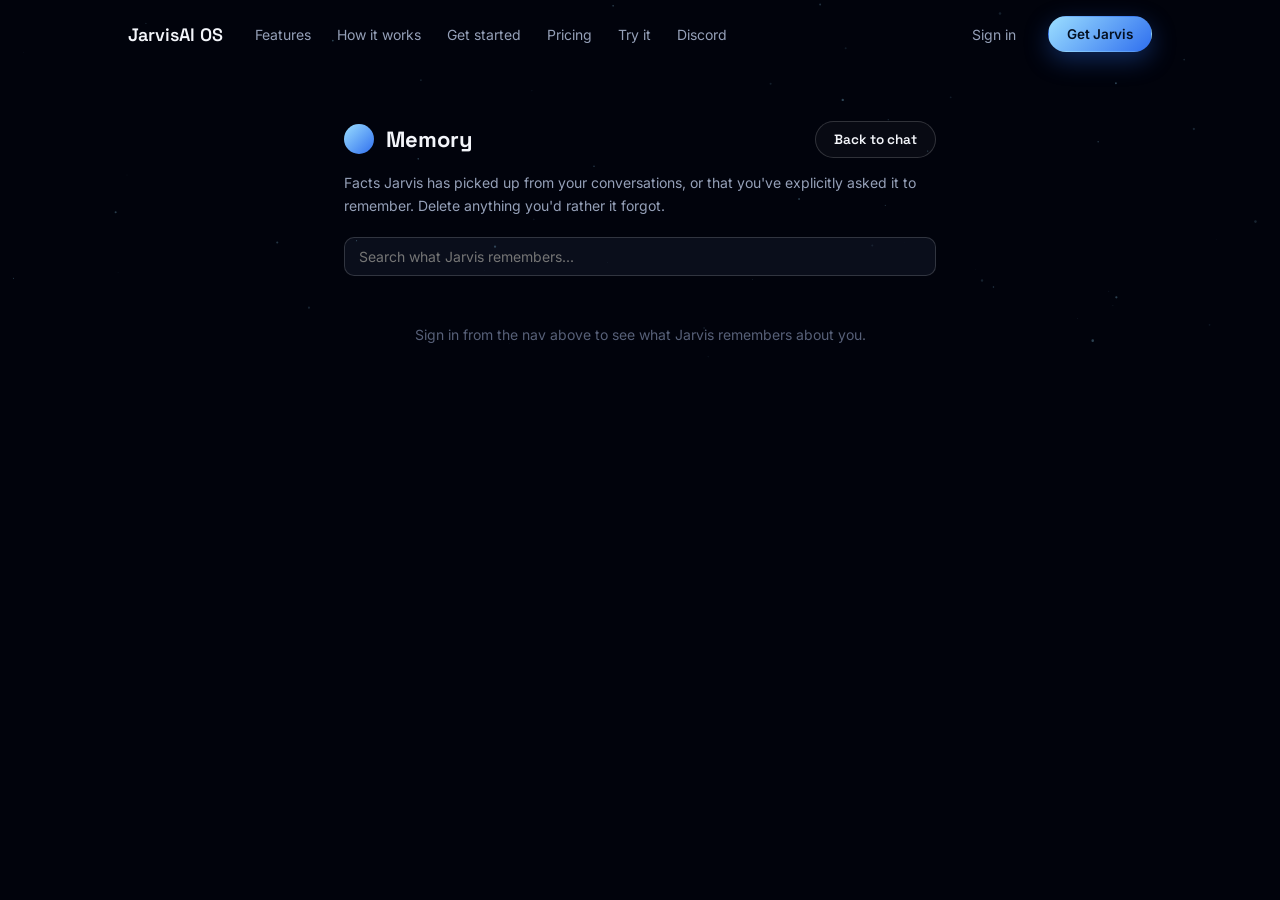
<file: memory.html>
<!DOCTYPE html>
<html lang="en">
<head>
<!-- Google Tag Manager -->
<script>(function(w,d,s,l,i){w[l]=w[l]||[];w[l].push({'gtm.start':
new Date().getTime(),event:'gtm.js'});var f=d.getElementsByTagName(s)[0],
j=d.createElement(s),dl=l!='dataLayer'?'&l='+l:'';j.async=true;j.src=
'https://www.googletagmanager.com/gtm.js?id='+i+dl;f.parentNode.insertBefore(j,f);
})(window,document,'script','dataLayer','GTM-K9CZNDDC');</script>
<!-- End Google Tag Manager -->
<meta charset="UTF-8">
<meta name="viewport" content="width=device-width, initial-scale=1.0">
<title>Jarvis - Memory</title>
<meta name="description" content="What Jarvis remembers about you.">
<link rel="stylesheet" href="styles.css">
</head>
<body>
<!-- Google Tag Manager (noscript) -->
<noscript><iframe src="https://www.googletagmanager.com/ns.html?id=GTM-K9CZNDDC"
height="0" width="0" style="display:none;visibility:hidden"></iframe></noscript>
<!-- End Google Tag Manager (noscript) -->

<canvas id="stars"></canvas>

<nav id="nav">
  <div class="nav-inner">
    <a href="index.html" class="nav-brand">
      <span>JarvisAI OS</span>
    </a>
    <div class="nav-links">
      <a href="index.html#features">Features</a>
      <a href="index.html#how">How it works</a>
      <a href="index.html#get-started">Get started</a>
      <a href="pricing.html">Pricing</a>
      <a href="chat.html">Try it</a>
      <a href="https://discord.gg/VZnWjfsrE" target="_blank" rel="noopener">Discord</a>
    </div>
    <a href="#" id="navSignIn" class="nav-account">Sign in</a>
    <a href="index.html#get-started" class="btn btn-primary btn-small">Get Jarvis</a>
    <button id="navToggle" class="nav-toggle" aria-label="Toggle menu">
      <span></span><span></span><span></span>
    </button>
  </div>
  <div id="navMobile" class="nav-mobile">
    <a href="index.html#features">Features</a>
    <a href="index.html#how">How it works</a>
    <a href="index.html#get-started">Get started</a>
    <a href="pricing.html">Pricing</a>
    <a href="chat.html">Try it</a>
    <a href="https://discord.gg/VZnWjfsrE" target="_blank" rel="noopener">Discord</a>
  </div>
</nav>

<div class="jarvis-memory-page">
  <h1>
    <span class="jarvis-orb"></span>
    Memory
    <a href="chat.html" class="btn btn-ghost btn-small jarvis-memory-back">Back to chat</a>
  </h1>
  <p class="jarvis-memory-sub">
    Facts Jarvis has picked up from your conversations, or that you've explicitly asked it to remember.
    Delete anything you'd rather it forgot.
  </p>

  <div class="jarvis-memory-toolbar">
    <input type="text" id="memoryFilter" class="jarvis-modal-input" placeholder="Search what Jarvis remembers..." autocomplete="off">
  </div>

  <div id="memoryList">Loading...</div>
</div>

<script src="auth.js"></script>
<script src="common.js"></script>
<script src="memory.js"></script>

</body>
</html>
</file>
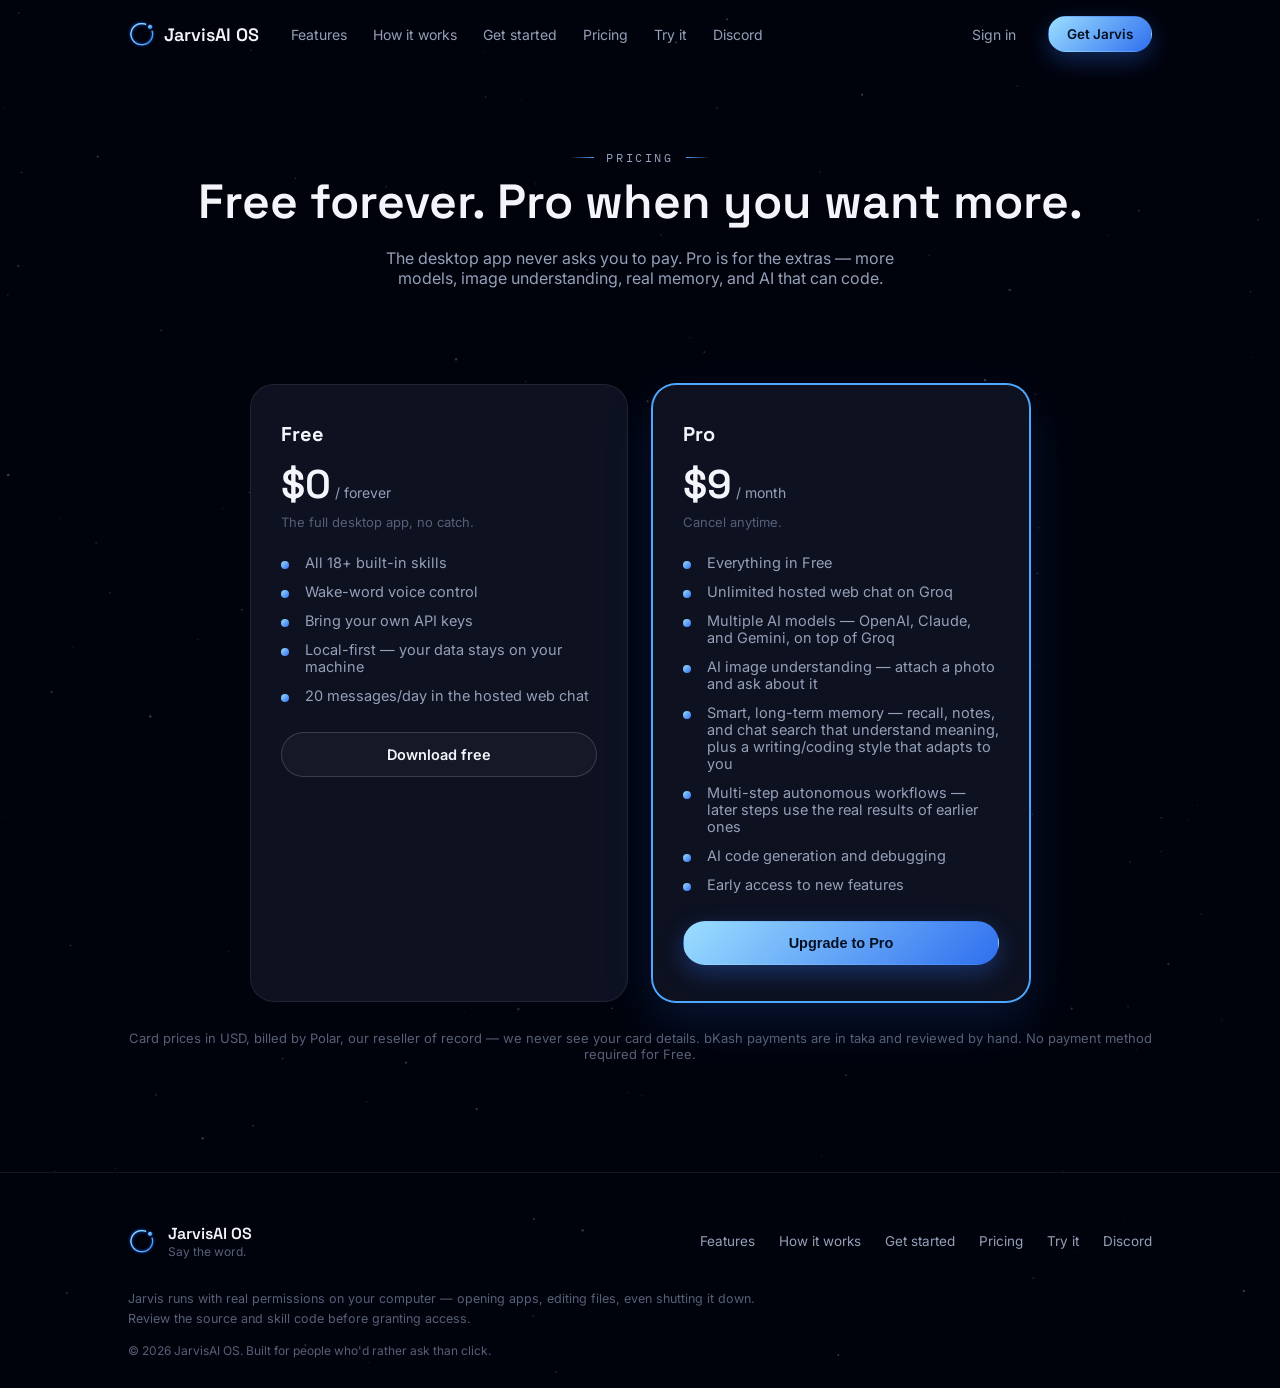
<file: pricing.html>
<!DOCTYPE html>
<html lang="en">
<head>
<!-- Google Tag Manager -->
<script>(function(w,d,s,l,i){w[l]=w[l]||[];w[l].push({'gtm.start':
new Date().getTime(),event:'gtm.js'});var f=d.getElementsByTagName(s)[0],
j=d.createElement(s),dl=l!='dataLayer'?'&l='+l:'';j.async=true;j.src=
'https://www.googletagmanager.com/gtm.js?id='+i+dl;f.parentNode.insertBefore(j,f);
})(window,document,'script','dataLayer','GTM-K9CZNDDC');</script>
<!-- End Google Tag Manager -->
<meta charset="UTF-8">
<meta name="viewport" content="width=device-width, initial-scale=1.0">
<title>Pricing &mdash; JarvisAI OS</title>
<meta name="description" content="Jarvis is free forever as a local desktop app. Pro unlocks multiple AI models, image understanding, long-term memory, and AI code generation/debugging.">
<link rel="icon" href="[data-uri]">
<link rel="stylesheet" href="styles.css">
</head>
<body>
<!-- Google Tag Manager (noscript) -->
<noscript><iframe src="https://www.googletagmanager.com/ns.html?id=GTM-K9CZNDDC"
height="0" width="0" style="display:none;visibility:hidden"></iframe></noscript>
<!-- End Google Tag Manager (noscript) -->

<canvas id="stars"></canvas>

<nav id="nav">
  <div class="nav-inner">
    <a href="index.html" class="nav-brand">
      <img src="[data-uri]" alt="JarvisAI OS" class="nav-mark">
      <span>JarvisAI OS</span>
    </a>
    <div class="nav-links">
      <a href="index.html#features">Features</a>
      <a href="index.html#how">How it works</a>
      <a href="index.html#get-started">Get started</a>
      <a href="pricing.html">Pricing</a>
      <a href="chat.html">Try it</a>
      <a href="https://discord.gg/VZnWjfsrE" target="_blank" rel="noopener">Discord</a>
    </div>
    <a href="#" id="navSignIn" class="nav-account">Sign in</a>
    <a href="index.html#get-started" class="btn btn-primary btn-small">Get Jarvis</a>
    <button id="navToggle" class="nav-toggle" aria-label="Toggle menu">
      <span></span><span></span><span></span>
    </button>
  </div>
  <div id="navMobile" class="nav-mobile">
    <a href="index.html#features">Features</a>
    <a href="index.html#how">How it works</a>
    <a href="index.html#get-started">Get started</a>
    <a href="pricing.html">Pricing</a>
    <a href="chat.html">Try it</a>
    <a href="https://discord.gg/VZnWjfsrE" target="_blank" rel="noopener">Discord</a>
  </div>
</nav>

<header class="page-header">
  <div class="section-inner">
    <div class="eyebrow"><span class="dash"></span> PRICING <span class="dash"></span></div>
    <h1>Free forever. Pro when you want more.</h1>
    <p class="section-sub">The desktop app never asks you to pay. Pro is for the extras &mdash; more models, image understanding, real memory, and AI that can code.</p>
  </div>
</header>

<section class="pricing-section">
  <div class="section-inner">
    <p class="pricing-status" id="pricingStatus"></p>

    <div class="pricing-grid">
      <div class="price-card">
        <h3>Free</h3>
        <div class="price">$0<span> / forever</span></div>
        <p class="price-note">The full desktop app, no catch.</p>
        <ul class="price-features">
          <li>All 18+ built-in skills</li>
          <li>Wake-word voice control</li>
          <li>Bring your own API keys</li>
          <li>Local-first &mdash; your data stays on your machine</li>
          <li>20 messages/day in the hosted web chat</li>
        </ul>
        <a href="index.html#get-started" class="btn btn-ghost">Download free</a>
      </div>

      <div class="price-card featured">
        <h3>Pro</h3>
        <div class="price">$9<span> / month</span></div>
        <p class="price-note">Cancel anytime.</p>
        <ul class="price-features">
          <li>Everything in Free</li>
          <li>Unlimited hosted web chat on Groq</li>
          <li>Multiple AI models &mdash; OpenAI, Claude, and Gemini, on top of Groq</li>
          <li>AI image understanding &mdash; attach a photo and ask about it</li>
          <li>Smart, long-term memory &mdash; recall, notes, and chat search that understand meaning, plus a writing/coding style that adapts to you</li>
          <li>Multi-step autonomous workflows &mdash; later steps use the real results of earlier ones</li>
          <li>AI code generation and debugging</li>
          <li>Early access to new features</li>
        </ul>
        <button id="upgradeBtn" class="btn btn-primary" type="button">Upgrade to Pro</button>
        <button id="manageBtn" class="btn btn-ghost" type="button" hidden>Manage billing</button>

        <div id="bkashWrap" hidden>
          <div class="bkash-divider"><span>or pay with bKash</span></div>
          <p class="bkash-intro">
            In Bangladesh? Scan this with bKash and Send Money
            <strong id="bkashAmount"></strong>, then enter the transaction ID below.
          </p>
          <div class="bkash-qr-wrap">
            <img id="bkashQr" class="bkash-qr" alt="bKash payment QR code" width="180" height="180">
          </div>
          <button id="bkashOpenBtn" class="btn btn-ghost" type="button">Pay with bKash</button>

          <div id="bkashForm" hidden>
            <input type="text" id="bkashTrxId" placeholder="Transaction ID (e.g. 9AB1CD2EF3)"
                   autocomplete="off" maxlength="32">
            <input type="text" id="bkashSender" placeholder="Your bKash number (optional)"
                   autocomplete="off" maxlength="20">
            <button id="bkashSubmitBtn" class="btn btn-primary" type="button">I've paid</button>
            <p class="bkash-note">
              Pro unlocks straight away. We confirm the payment against our
              bKash account afterwards, so please make sure the transaction ID
              is correct.
            </p>
          </div>

          <p id="bkashStatus" class="bkash-status" hidden></p>
        </div>
      </div>
    </div>

    <p class="pricing-note">Card prices in USD, billed by Polar, our reseller of record &mdash; we never see your card details. bKash payments are in taka and reviewed by hand. No payment method required for Free.</p>
  </div>
</section>

<footer class="footer">
  <div class="section-inner footer-inner">
    <div class="footer-brand">
      <img src="[data-uri]" alt="JarvisAI OS" class="nav-mark">
      <div>
        <div class="footer-name">JarvisAI OS</div>
        <div class="footer-tagline">Say the word.</div>
      </div>
    </div>

    <div class="footer-links">
      <a href="index.html#features">Features</a>
      <a href="index.html#how">How it works</a>
      <a href="index.html#get-started">Get started</a>
      <a href="pricing.html">Pricing</a>
      <a href="chat.html">Try it</a>
      <a href="https://discord.gg/VZnWjfsrE" target="_blank" rel="noopener">Discord</a>
    </div>
  </div>

  <div class="section-inner">
    <p class="footer-disclaimer">
      Jarvis runs with real permissions on your computer &mdash; opening apps, editing files,
      even shutting it down. Review the source and skill code before granting access.
    </p>
    <p class="footer-copy">&copy; 2026 JarvisAI OS. Built for people who'd rather ask than click.</p>
  </div>
</footer>

<script src="auth.js"></script>
<script src="common.js"></script>
<script>
(function () {
  const statusEl = document.getElementById("pricingStatus");
  const upgradeBtn = document.getElementById("upgradeBtn");
  const manageBtn = document.getElementById("manageBtn");

  let billingConfigured = false;

  // Unlike Paddle/Lemon Squeezy, Polar's checkout has no client-side
  // overlay - startCheckout() below asks the server for a checkout
  // URL and redirects the whole page there. This just checks whether
  // billing is set up at all, so Upgrade can fail fast with a clear
  // message instead of a silent no-op.
  async function initBilling() {
    try {
      const res = await fetch(`${API_BASE}/billing/config`);
      const config = await res.json();
      billingConfigured = !!config.configured;
    } catch (e) {
      // Pricing page still works without billing configured - Upgrade
      // just shows an error until it's set up.
    }
  }

  async function refreshStatus() {
    if (!isSignedIn()) {
      statusEl.textContent = "";
      upgradeBtn.hidden = false;
      manageBtn.hidden = true;
      upgradeBtn.textContent = "Upgrade to Pro";
      return;
    }
    try {
      const res = await authFetch("/billing/status");
      const data = await res.json();
      if (data.plan === "pro") {
        statusEl.textContent = "You're on Pro — thanks for supporting Jarvis!";
        upgradeBtn.hidden = true;
        manageBtn.hidden = false;
      } else {
        statusEl.textContent = "Signed in — you're on the Free plan.";
        upgradeBtn.hidden = false;
        upgradeBtn.textContent = "Upgrade to Pro";
        manageBtn.hidden = true;
      }
    } catch (e) {
      statusEl.textContent = "";
    }
  }

  async function startCheckout() {
    if (!billingConfigured) {
      alert("Billing isn't set up yet - please try again later.");
      return;
    }
    try {
      const res = await authFetch("/billing/checkout", { method: "POST" });
      const data = await res.json();
      if (!res.ok) throw new Error(data.error || "Could not start checkout.");
      window.location.href = data.url;
    } catch (e) {
      alert(e.message);
    }
  }

  upgradeBtn.addEventListener("click", () => {
    if (!isSignedIn()) {
      upgradeBtn.dataset.pendingCheckout = "1";
      showAuthModal();
      return;
    }
    startCheckout();
  });

  manageBtn.addEventListener("click", async () => {
    try {
      const res = await authFetch("/billing/portal", { method: "POST" });
      const data = await res.json();
      if (!res.ok) throw new Error(data.error || "Could not open billing portal.");
      window.location.href = data.url;
    } catch (e) {
      alert(e.message);
    }
  });

  window.addEventListener("jarvis-signed-in", async () => {
    await refreshStatus();
    if (upgradeBtn.dataset.pendingCheckout) {
      delete upgradeBtn.dataset.pendingCheckout;
      startCheckout();
    }
  });
  window.addEventListener("jarvis-signed-out", refreshStatus);

  initBilling();
  refreshStatus();

  // Polar sends the customer back here (success_url, see
  // billing.create_checkout()) right after payment - the webhook that
  // actually flips the plan may land a moment after that redirect, so
  // give it a beat before re-checking status.
  if (new URLSearchParams(window.location.search).get("upgraded") === "1") {
    setTimeout(refreshStatus, 2000);
    history.replaceState(null, "", window.location.pathname);
  }
})();

  // ------------------------
  // bKash (Bangladesh). Payment is verified by a person against the
  // bKash app, so submitting a transaction id records a claim and
  // nothing more - see bkash.py. The UI has to say that plainly, or
  // someone pays and then waits for an upgrade they think is instant.
  // ------------------------

  const bkashWrap = document.getElementById("bkashWrap");
  const bkashForm = document.getElementById("bkashForm");
  const bkashStatusEl = document.getElementById("bkashStatus");

  function showBkashStatus(message, kind) {
    bkashStatusEl.textContent = message;
    bkashStatusEl.className = "bkash-status" + (kind ? " " + kind : "");
    bkashStatusEl.hidden = false;
  }

  // The API sleeps when idle (Render's free tier spins a service down
  // after a quiet period), and the request that wakes it can fail or
  // time out while it boots. That is not an error worth showing anyone
  // - it is a cold start, and the second attempt succeeds - so it is
  // retried once before the page gives up and says something.
  //
  // One retry, not a loop: if waking it were going to work, it works by
  // now, and anything past that is a real failure that the user should
  // hear about rather than watch a page spin on.
  async function fetchBkashConfig() {
    for (let attempt = 0; attempt < 2; attempt++) {
      try {
        const res = await fetch(`${API_BASE}/billing/bkash/config`);
        if (!res.ok) throw new Error(`HTTP ${res.status}`);
        return await res.json();
      } catch (e) {
        if (attempt === 1) throw e;
        await new Promise((resolve) => setTimeout(resolve, 2500));
      }
    }
  }

  async function loadBkash() {
    let config;
    try {
      config = await fetchBkashConfig();
    } catch (e) {
      // Two different failures used to land here and both returned in
      // silence, which cost a long debugging session: the page looked
      // exactly the same whether bKash was switched off on purpose or
      // the browser simply never got an answer. Losing the second one
      // quietly is the worse of the two - it is the case where someone
      // wants to pay, the option exists, and nothing on screen says why
      // it is missing. An ad or privacy blocker stopping the request is
      // the likeliest cause, and no user would ever guess that.
      showBkashStatus(
        "Couldn't load payment options just now. Please reload the " +
        "page. If it keeps happening, an ad blocker or privacy " +
        "extension may be blocking the request - try a private window.",
        "rejected"
      );
      bkashWrap.hidden = false;
      document.getElementById("bkashOpenBtn").hidden = true;
      document.querySelector(".bkash-qr-wrap").hidden = true;
      document.querySelector(".bkash-intro").hidden = true;
      return;
    }

    // Deliberately off for this deployment. Stays silent, unlike the
    // failure above - never advertise a payment method that goes
    // nowhere, and there is nothing for the user to act on.
    if (!config.enabled) return;

    document.getElementById("bkashAmount").textContent = `\u09f3${config.amount_bdt}`;
    // The number is never sent to the page - it only exists inside this
    // image. See /billing/bkash/qr.
    document.getElementById("bkashQr").src = `${API_BASE}/billing/bkash/qr`;
    bkashWrap.hidden = false;

    if (!isSignedIn()) return;

    try {
      const res = await authFetch("/billing/bkash/status");
      if (!res.ok) return;
      const status = await res.json();
      if (status.status === "pending") {
        showBkashStatus(
          `We've got your transaction ID (${status.trx_id}) and are confirming it ` +
          `against our bKash account.`,
          "pending"
        );
        document.getElementById("bkashOpenBtn").hidden = true;
      } else if (status.status === "rejected") {
        showBkashStatus(
          "We couldn't match that transaction ID to a payment. " +
          "Please double-check it, or get in touch.",
          "rejected"
        );
      }
    } catch (e) {
      // Status is a nicety; the form still works without it.
    }
  }

  document.getElementById("bkashOpenBtn").addEventListener("click", () => {
    if (!isSignedIn()) {
      showAuthModal();
      return;
    }
    bkashForm.hidden = false;
    document.getElementById("bkashOpenBtn").hidden = true;
    document.getElementById("bkashTrxId").focus();
  });

  document.getElementById("bkashSubmitBtn").addEventListener("click", async () => {
    const trxId = document.getElementById("bkashTrxId").value.trim();
    const sender = document.getElementById("bkashSender").value.trim();
    if (!trxId) {
      showBkashStatus("Please enter the transaction ID from your bKash app.", "rejected");
      return;
    }

    const btn = document.getElementById("bkashSubmitBtn");
    btn.disabled = true;
    try {
      const res = await authFetch("/billing/bkash/submit", {
        method: "POST",
        body: JSON.stringify({ trx_id: trxId, sender_number: sender }),
      });
      const data = await res.json();
      if (!res.ok) throw new Error(data.error || "Could not record that payment.");

      bkashForm.hidden = true;
      showBkashStatus(
        data.activated
          ? "You're on Pro - enjoy. We'll confirm the payment against our bKash account shortly."
          : "Thanks - we've got it. We'll confirm this against our bKash account and activate Pro shortly.",
        "pending"
      );
    } catch (e) {
      showBkashStatus(e.message, "rejected");
      btn.disabled = false;
    }
  });

  loadBkash();
  window.addEventListener("jarvis-signed-in", loadBkash);

</script>

</body>
</html>
</file>
<file: styles.css>
@import url('https://fonts.googleapis.com/css2?family=Space+Grotesk:wght@500;600;700&family=Inter:wght@400;500;600;700&family=IBM+Plex+Mono:wght@400;500&display=swap');

/* ==================== TOKENS ==================== */
:root{
  --bg:            #01030C;
  --bg-elevated:   #0A0E1B;
  --bg-panel:      #0D1120;
  --border:        rgba(255,255,255,0.08);
  --border-strong: rgba(255,255,255,0.16);

  --text:          #F3F5FA;
  --text-secondary:#95A0B8;
  /* The user's chat bubble: a flat grey, lighter than the page. */
  --bubble-user:#262B36;
  --text-faint:    #576078;

  --ring-light: #9BDEFF;
  --ring-mid:   #4FA8FF;
  --ring-deep:  #2F6FEF;
  --accent-grad: linear-gradient(135deg, var(--ring-light), var(--ring-deep));

  --radius-sm: 10px;
  --radius-md: 16px;
  --radius-lg: 24px;

  --font-display: 'Space Grotesk', 'Segoe UI', sans-serif;
  --font-body: 'Inter', 'Segoe UI', sans-serif;
  --font-mono: 'IBM Plex Mono', 'Courier New', monospace;
}

*{ box-sizing: border-box; }

/* Belt-and-suspenders: any element styled with its own `display`
   (e.g. `.btn{ display: inline-flex }`) has the same specificity as
   the browser's default `[hidden]{ display: none }` rule, and being
   an author-stylesheet rule, wins the cascade over it - silently
   defeating the `hidden` attribute on that element. Hit this bug
   three separate times (auth modal, buttons, image preview) before
   just fixing it globally instead of per-selector. */
[hidden]{ display: none !important; }

html{ scroll-behavior: smooth; }

body{
  margin: 0;
  background: var(--bg);
  color: var(--text);
  font-family: var(--font-body);
  -webkit-font-smoothing: antialiased;
  overflow-x: hidden;
}

img{ max-width: 100%; display: block; }

a{ color: inherit; text-decoration: none; }

::selection{ background: rgba(79,168,255,0.3); }

::-webkit-scrollbar{ width: 9px; }
::-webkit-scrollbar-thumb{ background: var(--border-strong); border-radius: 99px; }
::-webkit-scrollbar-track{ background: transparent; }

.section-inner{
  max-width: 1080px;
  margin: 0 auto;
  padding: 0 28px;
}

.label-tag{
  font-family: var(--font-mono);
  font-size: 12px;
  letter-spacing: 0.14em;
  color: var(--ring-mid);
  margin-bottom: 14px;
}

h2{
  font-family: var(--font-display);
  font-weight: 600;
  font-size: clamp(28px, 4vw, 40px);
  line-height: 1.2;
  margin: 0 0 16px;
}

.section-sub{
  color: var(--text-secondary);
  font-size: 16px;
  margin: 0 0 40px;
  max-width: 520px;
}

/* ==================== STARFIELD ==================== */
#stars{
  position: fixed;
  inset: 0;
  z-index: 0;
  pointer-events: none;
  opacity: 0.6;
}

/* ==================== NAV ==================== */
#nav{
  position: fixed;
  top: 0; left: 0; right: 0;
  z-index: 100;
  transition: background 0.3s ease, border-color 0.3s ease;
  border-bottom: 1px solid transparent;
}

#nav.scrolled{
  background: rgba(1,3,12,0.82);
  backdrop-filter: blur(14px);
  border-bottom-color: var(--border);
}

.nav-inner{
  max-width: 1080px;
  margin: 0 auto;
  padding: 16px 28px;
  display: flex;
  align-items: center;
  gap: 32px;
}

.nav-brand{
  display: flex;
  align-items: center;
  gap: 8px;
  font-family: var(--font-display);
  font-weight: 600;
  font-size: 18px;
}

.nav-mark{ width: 28px; height: 28px; object-fit: contain; }

.nav-links{
  display: flex;
  gap: 26px;
  flex: 1;
  font-size: 14px;
  color: var(--text-secondary);
}

.nav-links a:hover{ color: var(--text); }

.nav-toggle{
  display: none;
  flex-direction: column;
  gap: 4px;
  background: none;
  border: none;
  cursor: pointer;
  padding: 6px;
}

.nav-toggle span{
  width: 20px;
  height: 2px;
  background: var(--text);
  border-radius: 2px;
}

.nav-mobile{
  display: none;
  flex-direction: column;
  padding: 8px 28px 20px;
  gap: 4px;
  background: rgba(1,3,12,0.96);
  border-bottom: 1px solid var(--border);
}

.nav-mobile a{
  padding: 10px 0;
  font-size: 15px;
  color: var(--text-secondary);
  border-bottom: 1px solid var(--border);
}

.nav-mobile.open{ display: flex; }

/* ==================== BUTTONS ==================== */
.btn{
  display: inline-flex;
  align-items: center;
  gap: 8px;
  padding: 13px 24px;
  border-radius: 99px;
  font-size: 14.5px;
  font-weight: 600;
  cursor: pointer;
  border: 1px solid transparent;
  transition: transform 0.15s ease, opacity 0.15s ease, background 0.15s ease;
  white-space: nowrap;
}

.btn:hover{ transform: translateY(-1px); }

.btn[hidden]{ display: none; }

.btn:disabled{ opacity: 0.45; cursor: not-allowed; pointer-events: none; }

.chat-input-row input:disabled{ opacity: 0.6; }

.btn-primary{
  background: var(--accent-grad);
  color: #041022;
  box-shadow: 0 8px 24px rgba(47,111,239,0.35);
}

.btn-primary:hover{ opacity: 0.92; }

.btn-ghost{
  background: rgba(255,255,255,0.03);
  border-color: var(--border-strong);
  color: var(--text);
}

.btn-ghost:hover{ background: rgba(255,255,255,0.07); }

.btn-small{ padding: 9px 18px; font-size: 13.5px; }

/* ==================== HERO ==================== */
.hero{
  position: relative;
  min-height: 100vh;
  display: flex;
  flex-direction: column;
  align-items: center;
  justify-content: center;
  text-align: center;
  padding: 140px 24px 60px;
  overflow: hidden;
}

.hero-glow{
  position: absolute;
  top: -10%;
  left: 50%;
  transform: translateX(-50%);
  width: 900px;
  height: 900px;
  background: radial-gradient(circle, rgba(47,111,239,0.22), transparent 60%);
  filter: blur(10px);
  z-index: 0;
  pointer-events: none;
}

.hero-ring{
  position: absolute;
  top: 8%;
  left: 50%;
  transform: translateX(-50%);
  width: 620px;
  height: 620px;
  border-radius: 50%;
  border: 1px solid rgba(79,168,255,0.15);
  z-index: 0;
  pointer-events: none;
  animation: spin 60s linear infinite;
}

.hero-ring::before{
  content: "";
  position: absolute;
  top: -2px;
  left: 50%;
  width: 6px;
  height: 6px;
  border-radius: 50%;
  background: var(--ring-light);
  box-shadow: 0 0 12px var(--ring-light);
}

@keyframes spin{
  from{ transform: translateX(-50%) rotate(0deg); }
  to{ transform: translateX(-50%) rotate(360deg); }
}

.hero-content{
  position: relative;
  z-index: 1;
  max-width: 720px;
}

.eyebrow{
  display: flex;
  align-items: center;
  justify-content: center;
  gap: 12px;
  font-family: var(--font-mono);
  font-size: 12px;
  letter-spacing: 0.22em;
  color: var(--text-secondary);
  margin-bottom: 6px;
}

.eyebrow .dash{
  width: 24px;
  height: 1px;
  background: linear-gradient(90deg, transparent, var(--ring-mid));
}

.eyebrow .dash:last-child{
  background: linear-gradient(90deg, var(--ring-mid), transparent);
}

.hero-logo{
  width: min(360px, 70vw);
  margin: 8px auto 4px;
}

.hero h1{
  font-family: var(--font-display);
  font-weight: 700;
  font-size: clamp(32px, 5.5vw, 54px);
  line-height: 1.12;
  letter-spacing: -0.01em;
  margin: 4px 0 22px;
}

.hero-sub{
  font-size: 17px;
  line-height: 1.6;
  color: var(--text-secondary);
  max-width: 560px;
  margin: 0 auto 34px;
}

.hero-cta{
  display: flex;
  gap: 14px;
  justify-content: center;
  flex-wrap: wrap;
  margin-bottom: 34px;
}

.trust-row{
  display: flex;
  gap: 10px;
  justify-content: center;
  flex-wrap: wrap;
  font-size: 13px;
  color: var(--text-faint);
}

.trust-row .dot{ color: var(--border-strong); }

.scroll-cue{
  position: absolute;
  bottom: 28px;
  left: 50%;
  transform: translateX(-50%);
  width: 22px;
  height: 34px;
  border: 1px solid var(--border-strong);
  border-radius: 12px;
  z-index: 1;
}

.scroll-cue span{
  display: block;
  width: 4px;
  height: 8px;
  background: var(--ring-mid);
  border-radius: 2px;
  margin: 6px auto 0;
  animation: cue 1.8s ease-in-out infinite;
}

@keyframes cue{
  0%{ transform: translateY(0); opacity: 1; }
  70%{ transform: translateY(10px); opacity: 0; }
  100%{ opacity: 0; }
}

/* ==================== DEMO / TERMINAL ==================== */
.demo-section{ padding: 40px 0 100px; position: relative; z-index: 1; }

.terminal{
  background: var(--bg-panel);
  border: 1px solid var(--border);
  border-radius: var(--radius-md);
  overflow: hidden;
  box-shadow: 0 30px 60px rgba(0,0,0,0.4);
  max-width: 680px;
  margin: 0 auto;
}

.terminal-bar{
  display: flex;
  align-items: center;
  gap: 8px;
  padding: 12px 16px;
  background: var(--bg-elevated);
  border-bottom: 1px solid var(--border);
}

.terminal-bar .dot{ width: 10px; height: 10px; border-radius: 50%; }
.terminal-bar .red{ background: #E5677A; }
.terminal-bar .yellow{ background: #E8C468; }
.terminal-bar .green{ background: #59D9A6; }

.terminal-title{
  margin-left: 8px;
  font-family: var(--font-mono);
  font-size: 12px;
  color: var(--text-faint);
}

.terminal-body{
  padding: 26px 22px;
  font-family: var(--font-mono);
  font-size: 14.5px;
  line-height: 1.9;
  min-height: 160px;
}

.term-line-user{ color: var(--text); }
.term-line-user::before{ content: "\276F "; color: var(--ring-mid); }

.term-line-reply{ color: var(--text-secondary); }
.term-line-reply::before{ content: "\2713 "; color: #59D9A6; }

.cursor{
  display: inline-block;
  width: 8px;
  height: 16px;
  background: var(--ring-light);
  margin-left: 2px;
  vertical-align: middle;
  animation: blink 0.9s step-end infinite;
}

@keyframes blink{
  50%{ opacity: 0; }
}

/* ==================== FEATURES ==================== */
.features-section{ padding: 40px 0 100px; position: relative; z-index: 1; }

.feature-grid{
  display: grid;
  grid-template-columns: repeat(4, 1fr);
  gap: 1px;
  background: var(--border);
  border: 1px solid var(--border);
  border-radius: var(--radius-md);
  overflow: hidden;
  margin-top: 36px;
}

.feature-card{
  background: var(--bg-panel);
  padding: 26px 22px;
}

.feature-icon{
  width: 34px;
  height: 34px;
  margin-bottom: 16px;
}

.feature-card h3{
  font-family: var(--font-display);
  font-size: 15.5px;
  font-weight: 600;
  margin: 0 0 8px;
}

.feature-card p{
  font-size: 13.5px;
  line-height: 1.55;
  color: var(--text-secondary);
  margin: 0;
}

/* ==================== HOW IT WORKS ==================== */
.how-section{ padding: 40px 0 100px; position: relative; z-index: 1; }

.steps{
  display: grid;
  grid-template-columns: repeat(3, 1fr);
  gap: 28px;
  margin-top: 40px;
}

.step{
  background: var(--bg-panel);
  border: 1px solid var(--border);
  border-radius: var(--radius-md);
  padding: 28px 24px;
}

.step-number{
  font-family: var(--font-mono);
  font-size: 13px;
  color: var(--ring-mid);
  margin-bottom: 14px;
}

.step h3{
  font-family: var(--font-display);
  font-size: 18px;
  margin: 0 0 10px;
}

.step p{
  font-size: 14px;
  line-height: 1.6;
  color: var(--text-secondary);
  margin: 0;
}

/* ==================== GET STARTED ==================== */
.get-started-section{ padding: 40px 0 110px; position: relative; z-index: 1; }

.download-grid{
  display: grid;
  grid-template-columns: repeat(3, 1fr);
  gap: 20px;
  margin-top: 36px;
}

.download-card{
  background: var(--bg-panel);
  border: 1px solid var(--border);
  border-radius: var(--radius-md);
  padding: 32px 26px;
  text-align: center;
  transition: border-color 0.15s ease, transform 0.15s ease;
}

.download-card:hover{
  border-color: var(--border-strong);
  transform: translateY(-2px);
}

.os-icon{
  width: 36px;
  height: 36px;
  color: var(--ring-mid);
  margin: 0 auto 16px;
}

.download-card h3{
  font-family: var(--font-display);
  font-size: 18px;
  font-weight: 600;
  margin: 0 0 8px;
}

.download-note{
  font-size: 13px;
  color: var(--text-secondary);
  margin: 0 0 22px;
  min-height: 34px;
}

.download-btn{
  width: 100%;
  justify-content: center;
}

.requirements{
  margin-top: 26px;
  font-size: 13px;
  color: var(--text-faint);
  line-height: 1.6;
}

/* ==================== DRIVEOS TEASER ==================== */
.driveos-section{ padding: 10px 0 70px; position: relative; z-index: 1; }

.driveos-card{
  display: flex;
  align-items: center;
  gap: 26px;
  max-width: 680px;
  margin: 0 auto;
  background: var(--bg-panel);
  border: 1px solid var(--border);
  border-radius: var(--radius-md);
  padding: 32px;
}

.driveos-icon{
  width: 52px;
  height: 52px;
  min-width: 52px;
  color: var(--ring-mid);
}

.driveos-text .label-tag{ margin-bottom: 8px; }
.driveos-text h2{ font-size: 24px; margin: 0 0 8px; }
.driveos-text .section-sub{ margin: 0 0 16px; max-width: none; }

.status-badge{
  display: inline-block;
  padding: 4px 14px;
  border-radius: 99px;
  border: 1px solid var(--border-strong);
  background: rgba(255,255,255,0.03);
  font-family: var(--font-mono);
  font-size: 12px;
  letter-spacing: 0.05em;
  color: var(--text-secondary);
}

/* ==================== FOOTER ==================== */
.footer{
  border-top: 1px solid var(--border);
  padding: 50px 0 30px;
  position: relative;
  z-index: 1;
}

.footer-inner{
  display: flex;
  justify-content: space-between;
  align-items: center;
  flex-wrap: wrap;
  gap: 20px;
  margin-bottom: 30px;
}

.footer-brand{
  display: flex;
  align-items: center;
  gap: 12px;
}

.footer-name{
  font-family: var(--font-display);
  font-weight: 600;
  font-size: 16px;
}

.footer-tagline{
  font-size: 12px;
  color: var(--text-faint);
}

.footer-links{
  display: flex;
  gap: 24px;
  font-size: 13.5px;
  color: var(--text-secondary);
}

.footer-links a:hover{ color: var(--text); }

.footer-disclaimer{
  font-size: 12.5px;
  color: var(--text-faint);
  line-height: 1.6;
  max-width: 640px;
  margin: 0 0 14px;
}

.footer-copy{
  font-size: 12px;
  color: var(--text-faint);
  margin: 0;
}

/* ==================== PAGE HEADER (pricing/chat) ==================== */
.page-header{
  padding: 150px 0 20px;
  text-align: center;
  position: relative;
  z-index: 1;
}

.page-header h1{
  font-family: var(--font-display);
  font-weight: 600;
  font-size: clamp(32px, 5vw, 48px);
  margin: 0 0 16px;
}

.page-header .section-sub{ margin: 0 auto; text-align: center; }

.nav-account{
  font-size: 14px;
  color: var(--text-secondary);
  cursor: pointer;
  white-space: nowrap;
}

.nav-account:hover{ color: var(--text); }

/* ==================== PRICING ==================== */
.pricing-section{ padding: 40px 0 110px; position: relative; z-index: 1; }

.pricing-grid{
  display: grid;
  grid-template-columns: repeat(2, 1fr);
  gap: 24px;
  max-width: 780px;
  margin: 36px auto 0;
}

.price-card{
  background: var(--bg-panel);
  border: 1px solid var(--border);
  border-radius: var(--radius-lg);
  padding: 36px 30px;
}

.price-card.featured{
  border-color: var(--ring-mid);
  box-shadow: 0 0 0 1px var(--ring-mid), 0 20px 50px rgba(47,111,239,0.18);
}

.price-card h3{
  font-family: var(--font-display);
  font-size: 20px;
  margin: 0 0 4px;
}

.price-card .price{
  font-family: var(--font-display);
  font-size: 40px;
  font-weight: 600;
  margin: 12px 0 4px;
}

.price-card .price span{
  font-family: var(--font-body);
  font-size: 14px;
  font-weight: 400;
  color: var(--text-secondary);
}

.price-card .price-note{
  font-size: 13px;
  color: var(--text-faint);
  margin: 0 0 24px;
}

.price-features{
  list-style: none;
  padding: 0;
  margin: 0 0 28px;
  display: flex;
  flex-direction: column;
  gap: 12px;
}

.price-features li{
  font-size: 14.5px;
  color: var(--text-secondary);
  padding-left: 24px;
  position: relative;
}

.price-features li::before{
  content: "";
  position: absolute;
  left: 0;
  top: 7px;
  width: 8px;
  height: 8px;
  border-radius: 50%;
  background: var(--accent-grad);
}

.price-card .btn{ width: 100%; justify-content: center; }

.pricing-note{
  text-align: center;
  font-size: 13px;
  color: var(--text-faint);
  margin: 28px 0 0;
}

.pricing-status{
  text-align: center;
  font-size: 13.5px;
  color: var(--ring-mid);
  margin: -20px 0 24px;
  min-height: 20px;
}

/* ==================== AUTH MODAL ==================== */
.auth-modal-overlay{
  position: fixed;
  inset: 0;
  z-index: 200;
  background: rgba(1,3,12,0.75);
  backdrop-filter: blur(4px);
  display: flex;
  align-items: center;
  justify-content: center;
  padding: 20px;
}

.auth-modal-overlay[hidden]{ display: none; }

.auth-modal{
  position: relative;
  width: 100%;
  max-width: 360px;
  background: var(--bg-panel);
  border: 1px solid var(--border-strong);
  border-radius: var(--radius-md);
  padding: 32px 28px;
}

.auth-modal h3{
  font-family: var(--font-display);
  font-size: 20px;
  margin: 0 0 8px;
}

.auth-modal-sub{
  font-size: 13.5px;
  color: var(--text-secondary);
  margin: 0 0 20px;
}

.auth-modal input{
  width: 100%;
  padding: 12px 14px;
  border-radius: var(--radius-sm);
  border: 1px solid var(--border-strong);
  background: var(--bg-elevated);
  color: var(--text);
  font-size: 14.5px;
  font-family: var(--font-body);
  margin-bottom: 12px;
}

.auth-modal input:focus{ outline: none; border-color: var(--ring-mid); }

.auth-modal .btn{ width: 100%; justify-content: center; }

.auth-modal-close{
  position: absolute;
  top: 14px;
  right: 14px;
  background: none;
  border: none;
  color: var(--text-faint);
  font-size: 22px;
  cursor: pointer;
  line-height: 1;
}

.auth-modal-close:hover{ color: var(--text); }

.auth-modal-error{
  font-size: 13px;
  color: #FF8080;
  margin: 4px 0 0;
}

/* ==================== RESPONSIVE ==================== */
@media (max-width: 860px){
  .feature-grid{ grid-template-columns: repeat(2, 1fr); }
  .steps{ grid-template-columns: 1fr; }
  .download-grid{ grid-template-columns: 1fr; }
  .pricing-grid{ grid-template-columns: 1fr; }
  .driveos-card{ flex-direction: column; text-align: center; }
}

@media (max-width: 720px){
  .nav-links{ display: none; }
  .nav-inner .btn-small{ display: none; }
  .nav-toggle{ display: flex; }
  .feature-grid{ grid-template-columns: 1fr; }
  .hero{ padding-top: 120px; }
}

@media (prefers-reduced-motion: reduce){
  .hero-ring, .scroll-cue span, .cursor{ animation: none; }
}

/* ==================== CHAT APP (full-screen, replaces the old
   small demo widget - a real ChatGPT-style app shell instead of a
   box embedded in the marketing page) ==================== */
:root{
  --nav-h: 66px;
}

body.chat-page{
  overflow: hidden;
  height: 100vh;
}

body.chat-page #nav{
  /* Always the "scrolled" opaque look - the app shell below covers
     the whole viewport and never produces a real page scroll, so the
     scroll-triggered class in common.js would otherwise never fire,
     leaving nav text illegible over colorful chat content. */
  background: rgba(1,3,12,0.92);
  backdrop-filter: blur(14px);
  border-bottom-color: var(--border);
}

body.chat-page #stars{ display: none; }

.jarvis-app{
  position: fixed;
  top: var(--nav-h);
  left: 0; right: 0; bottom: 0;
  display: flex;
}

.jarvis-sidebar{
  width: 260px;
  flex-shrink: 0;
  display: flex;
  flex-direction: column;
  padding: 16px 12px;
  background: var(--bg-elevated);
  border-right: 1px solid var(--border);
  overflow-y: auto;
}

.jarvis-nav-btn{
  display: flex;
  align-items: center;
  gap: 10px;
  width: 100%;
  padding: 9px 10px;
  border-radius: var(--radius-sm);
  background: none;
  border: none;
  color: var(--text);
  font-family: var(--font-body);
  font-size: 14px;
  text-align: left;
  cursor: pointer;
  text-decoration: none;
}

.jarvis-nav-btn:hover{ background: rgba(255,255,255,0.05); }
.jarvis-nav-btn svg{ width: 17px; height: 17px; flex-shrink: 0; color: var(--text-secondary); }

.jarvis-nav-group{ display: flex; flex-direction: column; gap: 2px; margin-bottom: 10px; }

.jarvis-upgrade-btn{ color: var(--ring-light); }
.jarvis-upgrade-btn svg{ color: var(--ring-mid); }

.jarvis-history-label{
  margin: 14px 10px 4px;
  font-size: 11px;
  font-weight: 600;
  letter-spacing: 0.05em;
  text-transform: uppercase;
  color: var(--text-faint);
}

.jarvis-history-list{ display: flex; flex-direction: column; gap: 1px; }

.jarvis-recents-empty{ padding: 8px 10px; font-size: 13px; color: var(--text-faint); }

.jarvis-recent-item{
  display: flex;
  align-items: center;
  gap: 6px;
  padding: 8px 10px;
  border-radius: var(--radius-sm);
  font-size: 13.5px;
  color: var(--text-secondary);
  cursor: pointer;
}

.jarvis-recent-item:hover{ background: rgba(255,255,255,0.05); color: var(--text); }
.jarvis-recent-item.active{ background: rgba(255,255,255,0.08); color: var(--text); }

.jarvis-recent-item-title{
  flex: 1;
  min-width: 0;
  overflow: hidden;
  text-overflow: ellipsis;
  white-space: nowrap;
}

.jarvis-recent-item-delete{
  flex-shrink: 0;
  width: 20px; height: 20px;
  display: none;
  align-items: center;
  justify-content: center;
  background: none;
  border: none;
  color: var(--text-faint);
  font-size: 15px;
  cursor: pointer;
  border-radius: 5px;
}

.jarvis-recent-item:hover .jarvis-recent-item-delete{ display: flex; }
.jarvis-recent-item-delete:hover{ background: rgba(229,103,122,0.15); color: #E5677A; }

.jarvis-sidebar-spacer{ flex: 1; }

.jarvis-sidebar-footer{ position: relative; padding-top: 8px; border-top: 1px solid var(--border); }

.jarvis-user-card{
  display: flex;
  align-items: center;
  gap: 10px;
  width: 100%;
  padding: 8px;
  background: none;
  border: none;
  border-radius: var(--radius-sm);
  cursor: pointer;
  color: var(--text);
}

.jarvis-user-card:hover{ background: rgba(255,255,255,0.05); }

.jarvis-user-avatar{
  width: 26px; height: 26px;
  border-radius: 50%;
  background: var(--accent-grad);
  color: #041022;
  display: flex;
  align-items: center;
  justify-content: center;
  font-size: 12px;
  font-weight: 700;
  flex-shrink: 0;
}

.jarvis-user-name{ font-size: 13.5px; overflow: hidden; text-overflow: ellipsis; white-space: nowrap; }

.jarvis-user-menu{
  position: absolute;
  bottom: calc(100% + 4px);
  left: 8px;
  right: 8px;
  background: var(--bg-panel);
  border: 1px solid var(--border-strong);
  border-radius: var(--radius-md);
  padding: 6px;
  box-shadow: 0 12px 32px rgba(0,0,0,0.4);
}

.jarvis-menu-item{
  display: block;
  width: 100%;
  padding: 8px 10px;
  background: none;
  border: none;
  border-radius: 8px;
  color: var(--text);
  font-family: var(--font-body);
  font-size: 13.5px;
  text-align: left;
  text-decoration: none;
  cursor: pointer;
}

.jarvis-menu-item:hover{ background: rgba(255,255,255,0.06); }
.jarvis-menu-divider{ height: 1px; background: var(--border); margin: 4px 2px; }

.jarvis-main{
  flex: 1;
  min-width: 0;
  display: flex;
  flex-direction: column;
}

.jarvis-toolbar{
  display: flex;
  align-items: center;
  gap: 12px;
  padding: 10px 20px;
  border-bottom: 1px solid var(--border);
  flex-shrink: 0;
}

.jarvis-sidebar-toggle{
  display: none;
  background: none;
  border: none;
  color: var(--text-secondary);
  cursor: pointer;
  padding: 4px;
}
.jarvis-sidebar-toggle svg{ width: 20px; height: 20px; }

.jarvis-sidebar-backdrop{ display: none; }

.jarvis-model-picker{
  background: var(--bg-elevated);
  color: var(--text);
  border: 1px solid var(--border-strong);
  border-radius: 99px;
  padding: 6px 14px;
  font-size: 13px;
  font-family: var(--font-body);
  cursor: pointer;
}

.jarvis-model-picker:disabled{ opacity: 0.5; cursor: not-allowed; }

.jarvis-plan-badge{ font-size: 12.5px; color: var(--text-faint); }

.jarvis-chat-scroll{
  flex: 1;
  overflow-y: auto;
  padding: 24px 20px 8px;
}

.jarvis-chat-inner{
  max-width: 720px;
  margin: 0 auto;
  display: flex;
  flex-direction: column;
  gap: 18px;
}

.jarvis-empty, .jarvis-signedout{
  max-width: 560px;
  margin: 40px auto 0;
  text-align: center;
}

.jarvis-empty .jarvis-orb, .jarvis-signedout .jarvis-orb{
  width: 56px; height: 56px;
  margin: 0 auto 16px;
  border-radius: 50%;
  background: var(--accent-grad);
  box-shadow: 0 0 30px rgba(79,168,255,0.4);
}

.jarvis-empty h1, .jarvis-signedout h1{
  font-family: var(--font-display);
  font-size: 26px;
  margin-bottom: 8px;
}

.jarvis-empty p, .jarvis-signedout p{
  color: var(--text-secondary);
  font-size: 14.5px;
  line-height: 1.6;
}

.jarvis-signedout{ margin-top: 90px; }
.jarvis-signedout .btn{ margin-top: 18px; }

.jarvis-suggestions{
  margin-top: 20px;
  display: flex;
  flex-wrap: wrap;
  justify-content: center;
  gap: 8px;
}

.jarvis-chip{
  padding: 8px 14px;
  border-radius: 99px;
  border: 1px solid var(--border-strong);
  background: var(--bg-elevated);
  color: var(--text-secondary);
  font-size: 13px;
  font-family: var(--font-body);
  cursor: pointer;
}

.jarvis-chip:hover{ color: var(--text); border-color: var(--ring-mid); }

.jarvis-msg-group{ display: flex; flex-direction: column; }
.jarvis-msg-group.user{ align-items: flex-end; }
.jarvis-msg-group.assistant{ align-items: flex-start; }

.jarvis-msg-row{ display: flex; align-items: flex-start; gap: 10px; max-width: 100%; }

.jarvis-msg-avatar{
  width: 24px; height: 24px;
  border-radius: 50%;
  background: var(--accent-grad);
  flex-shrink: 0;
  margin-top: 2px;
}

/* Only the user's messages are boxed; the assistant's replies are plain
   text. Matches the app at /app/ - someone who tries the chat here and
   then installs should not meet a different-looking product. */
.jarvis-bubble{
  padding: 2px 0;
  font-size: 14.5px;
  line-height: 1.6;
  white-space: pre-wrap;
  overflow-wrap: anywhere;
}

/* A plain grey bubble, and only on the user's side - the assistant's
   replies stay unboxed. Flat: background and corner radius, no border
   or shadow. Matches the app at /app/. */
.jarvis-msg-group.user .jarvis-bubble{
  background: var(--bubble-user);
  color: var(--text);
  padding: 10px 15px;
  border-radius: var(--radius-sm);
  max-width: 480px;
}

.jarvis-msg-group.assistant .jarvis-bubble{
  color: var(--text);
  max-width: 640px;
}

.jarvis-msg-group.system .jarvis-bubble{
  background: none;
  color: var(--text-faint);
  font-size: 13px;
  align-self: center;
}

.jarvis-typing-dots{ display: flex; gap: 4px; padding: 4px 0; }
.jarvis-typing-dots span{
  width: 6px; height: 6px;
  border-radius: 50%;
  background: var(--text-faint);
  animation: jarvis-typing 1.2s ease-in-out infinite;
}
.jarvis-typing-dots span:nth-child(2){ animation-delay: 0.15s; }
.jarvis-typing-dots span:nth-child(3){ animation-delay: 0.3s; }
@keyframes jarvis-typing{
  0%, 60%, 100%{ opacity: 0.3; transform: translateY(0); }
  30%{ opacity: 1; transform: translateY(-3px); }
}

.jarvis-composer{
  max-width: 720px;
  width: 100%;
  margin: 0 auto;
  padding: 10px 20px 18px;
  flex-shrink: 0;
}

.jarvis-image-preview-wrap{
  display: flex;
  align-items: center;
  gap: 6px;
  margin-bottom: 8px;
}

.jarvis-image-preview-wrap[hidden]{ display: none; }

.jarvis-image-preview{
  width: 32px; height: 32px;
  object-fit: cover;
  border-radius: 6px;
  border: 1px solid var(--border-strong);
}

.jarvis-image-remove-btn{
  background: none; border: none;
  color: var(--text-faint);
  font-size: 18px;
  cursor: pointer;
  line-height: 1;
}
.jarvis-image-remove-btn:hover{ color: var(--text); }

.jarvis-composer-inner{
  display: flex;
  align-items: flex-end;
  gap: 8px;
  padding: 8px 8px 8px 14px;
  border-radius: var(--radius-lg);
  border: 1px solid var(--border-strong);
  background: var(--bg-elevated);
}

.jarvis-composer-inner:focus-within{ border-color: var(--ring-mid); }

.jarvis-attach-btn{
  background: none;
  border: none;
  color: var(--text-secondary);
  border-radius: 50%;
  width: 32px; height: 32px;
  display: flex;
  align-items: center;
  justify-content: center;
  cursor: pointer;
  flex-shrink: 0;
  padding: 0;
  margin-bottom: 2px;
}

.jarvis-attach-btn:hover:not(:disabled){ color: var(--text); }
.jarvis-attach-btn:disabled{ opacity: 0.35; cursor: not-allowed; }
.jarvis-attach-btn svg{ width: 18px; height: 18px; }

.jarvis-composer textarea{
  flex: 1;
  resize: none;
  max-height: 200px;
  padding: 6px 0;
  border: none;
  background: none;
  color: var(--text);
  font-family: var(--font-body);
  font-size: 14.5px;
  line-height: 1.5;
  outline: none;
}

.jarvis-composer textarea:disabled{ opacity: 0.6; }
.jarvis-composer textarea::placeholder{ color: var(--text-faint); }

.jarvis-send-btn{
  width: 32px; height: 32px;
  border-radius: 50%;
  background: var(--accent-grad);
  color: #041022;
  border: none;
  display: flex;
  align-items: center;
  justify-content: center;
  font-size: 15px;
  cursor: pointer;
  flex-shrink: 0;
}

.jarvis-send-btn:disabled{ opacity: 0.4; cursor: not-allowed; }

.jarvis-composer-hint{
  margin-top: 8px;
  text-align: center;
  font-size: 12px;
  color: var(--text-faint);
}

/* Search modal - reuses the auth modal's overlay pattern */
.jarvis-modal-overlay{
  position: fixed;
  inset: 0;
  z-index: 200;
  background: rgba(1,3,12,0.7);
  backdrop-filter: blur(4px);
  display: flex;
  align-items: flex-start;
  justify-content: center;
  padding: 90px 20px 20px;
}

.jarvis-modal-overlay[hidden]{ display: none; }

.jarvis-modal{
  width: 100%;
  max-width: 520px;
  background: var(--bg-panel);
  border: 1px solid var(--border-strong);
  border-radius: var(--radius-lg);
  padding: 20px;
  max-height: 70vh;
  display: flex;
  flex-direction: column;
}

.jarvis-modal-header{
  display: flex;
  align-items: center;
  justify-content: space-between;
  margin-bottom: 14px;
}

.jarvis-modal-header h2{ font-family: var(--font-display); font-size: 17px; }

.jarvis-modal-close{
  background: none; border: none;
  color: var(--text-faint);
  font-size: 20px;
  cursor: pointer;
}

.jarvis-modal-input{
  width: 100%;
  padding: 10px 14px;
  border-radius: var(--radius-sm);
  border: 1px solid var(--border-strong);
  background: var(--bg-elevated);
  color: var(--text);
  font-family: var(--font-body);
  font-size: 14px;
  margin-bottom: 10px;
}

.jarvis-modal-input:focus{ outline: none; border-color: var(--ring-mid); }

.jarvis-search-results{ overflow-y: auto; }

.jarvis-search-empty{ padding: 20px 4px; color: var(--text-faint); font-size: 13.5px; text-align: center; }

.jarvis-search-result{
  padding: 10px;
  border-radius: var(--radius-sm);
  cursor: pointer;
}

.jarvis-search-result:hover{ background: rgba(255,255,255,0.05); }
.jarvis-search-result-title{ font-size: 13.5px; margin-bottom: 2px; }
.jarvis-search-result-snippet{ font-size: 13px; color: var(--text-secondary); }
.jarvis-search-result-snippet mark{ background: rgba(79,168,255,0.35); color: var(--text); border-radius: 2px; }

/* ==================== MEMORY PAGE ==================== */
.jarvis-memory-page{
  max-width: 640px;
  margin: 0 auto;
  padding: calc(var(--nav-h) + 40px) 24px 80px;
}

.jarvis-memory-page h1{
  font-family: var(--font-display);
  font-size: 22px;
  display: flex;
  align-items: center;
  gap: 12px;
}

.jarvis-memory-page h1 .jarvis-orb{
  width: 30px; height: 30px;
  border-radius: 50%;
  background: var(--accent-grad);
}

.jarvis-memory-back{ margin-left: auto; }

.jarvis-memory-sub{ margin-top: 6px; color: var(--text-secondary); font-size: 14px; line-height: 1.6; }

.jarvis-memory-toolbar{ margin-top: 20px; }

.jarvis-memory-group-label{
  margin: 20px 4px 8px;
  font-size: 11px;
  font-weight: 600;
  letter-spacing: 0.05em;
  text-transform: uppercase;
  color: var(--text-faint);
}

.jarvis-memory-item{
  display: flex;
  align-items: center;
  gap: 12px;
  padding: 12px 4px;
  border-bottom: 1px solid var(--border);
}

.jarvis-memory-item-body{ flex: 1; min-width: 0; }
.jarvis-memory-item-key{ font-size: 14px; text-transform: capitalize; }
.jarvis-memory-item-value{ margin-top: 2px; font-size: 13px; color: var(--text-secondary); overflow-wrap: anywhere; }

.jarvis-memory-item-delete{
  flex-shrink: 0;
  width: 28px; height: 28px;
  display: flex;
  align-items: center;
  justify-content: center;
  background: none;
  border: none;
  border-radius: 8px;
  color: var(--text-faint);
  font-size: 18px;
  cursor: pointer;
}

.jarvis-memory-item-delete:hover{ background: rgba(229,103,122,0.15); color: #E5677A; }

.jarvis-memory-empty{ padding: 40px 4px; text-align: center; color: var(--text-faint); font-size: 14px; }

/* ==================== CHAT APP RESPONSIVE ==================== */
@media (max-width: 760px){
  .jarvis-sidebar{
    position: fixed;
    top: var(--nav-h); bottom: 0; left: 0;
    z-index: 50;
    transform: translateX(-100%);
    transition: transform 0.2s ease;
    box-shadow: 20px 0 40px rgba(0,0,0,0.4);
  }
  .jarvis-sidebar.open{ transform: translateX(0); }
  .jarvis-sidebar-toggle{ display: flex; }
  .jarvis-sidebar-backdrop{
    display: none;
    position: fixed;
    top: var(--nav-h); left: 0; right: 0; bottom: 0;
    z-index: 40;
    background: rgba(0,0,0,0.4);
  }
  .jarvis-sidebar-backdrop.open{ display: block; }
  .jarvis-msg-group.user .jarvis-bubble{ max-width: 85%; }
  .jarvis-msg-group.assistant .jarvis-bubble{ max-width: 85%; }
}


/* ---- Attached documents (chat composer) ----
   Distinct from .jarvis-image-preview-wrap above: an image goes to the
   vision model inline and is Pro, a document is uploaded once and read
   as text, and is free on every plan. */

.jarvis-attachments{
  display: flex;
  flex-wrap: wrap;
  gap: 8px;
  margin-bottom: 8px;
}

.jarvis-attachment-chip{
  display: inline-flex;
  align-items: center;
  gap: 8px;
  /* Truncate rather than grow - a long filename must not push the send
     button out of the composer. */
  max-width: 240px;
  padding: 6px 8px 6px 12px;
  border: 1px solid var(--border-strong);
  border-radius: 10px;
  background: var(--bg-elevated);
  color: var(--text);
  font-size: 13px;
}

.jarvis-attachment-name{
  overflow: hidden;
  text-overflow: ellipsis;
  white-space: nowrap;
}

.jarvis-attachment-remove{
  flex-shrink: 0;
  border: none;
  background: none;
  padding: 0 2px;
  color: var(--text-faint);
  font-size: 16px;
  line-height: 1;
  cursor: pointer;
  transition: color .15s ease;
}

.jarvis-attachment-remove:hover{ color: var(--text); }

.jarvis-attachment-error{
  padding: 6px 12px;
  border: 1px solid #E5677A;
  border-radius: 10px;
  background: rgba(229,103,122,0.12);
  color: #E5677A;
  font-size: 13px;
}

/* ---- Sign-in modal: password form + Google divider ---- */

.auth-modal-divider{
  display: flex;
  align-items: center;
  gap: 12px;
  margin: 16px 0;
  color: var(--text-faint);
  font-size: 13px;
}

.auth-modal-divider::before,
.auth-modal-divider::after{
  content: "";
  flex: 1;
  height: 1px;
  background: var(--border);
}

.auth-modal-switch{
  margin: 10px 0 0;
  color: var(--text-secondary);
  font-size: 13px;
  text-align: center;
}

.auth-modal-switch a{
  color: var(--ring-mid);
  text-decoration: none;
}

.auth-modal-switch a:hover{ text-decoration: underline; }

#authGoogleBtn{
  display: flex;
  justify-content: center;
}

/* ---- bKash payment (pricing page) ---- */

.bkash-divider{
  display: flex;
  align-items: center;
  gap: 12px;
  margin: 20px 0 14px;
  color: var(--text-faint);
  font-size: 13px;
}

.bkash-divider::before,
.bkash-divider::after{
  content: "";
  flex: 1;
  height: 1px;
  background: var(--border);
}

.bkash-intro{
  margin: 0 0 12px;
  color: var(--text-secondary);
  font-size: 14px;
  line-height: 1.6;
}

.bkash-intro strong{ color: var(--text); }

#bkashForm input{
  width: 100%;
  margin-bottom: 8px;
  padding: 10px 12px;
  border: 1px solid var(--border-strong);
  border-radius: 10px;
  background: var(--bg);
  color: var(--text);
  font-size: 14px;
}

#bkashForm input:focus{
  outline: none;
  border-color: var(--ring-mid);
}

.bkash-note{
  margin: 10px 0 0;
  color: var(--text-faint);
  font-size: 12.5px;
  line-height: 1.5;
}

.bkash-status{
  margin: 12px 0 0;
  padding: 10px 12px;
  border-radius: 10px;
  font-size: 13.5px;
  line-height: 1.5;
}

.bkash-status.pending{
  border: 1px solid var(--ring-mid);
  background: rgba(79,168,255,0.10);
  color: var(--text);
}

.bkash-status.rejected{
  border: 1px solid #E5677A;
  background: rgba(229,103,122,0.12);
  color: #E5677A;
}

.bkash-qr-wrap{
  display: flex;
  justify-content: center;
  margin: 0 0 14px;
}

/* White plate behind the code: QR scanners need light modules on a dark
   background, and this page is dark. Rendering it straight onto the
   panel would make it unreadable by most phone cameras. */
.bkash-qr{
  padding: 10px;
  border-radius: 12px;
  background: #FFFFFF;
  image-rendering: pixelated;
}

/* The follow-up prompt offered after a starter whose point only lands on
   the next message - see offerFollowUp in chat.js. Quieter than the
   opening starters: a suggestion inside a conversation, not a menu. */
.jarvis-followup-wrap{
  display: flex;
  margin: 2px 0 10px 34px;
}

.jarvis-followup-chip::before{
  content: "↳ ";
  opacity: 0.6;
}

.jarvis-signedout-note{
  margin-top: 10px;
  font-size: 13.5px;
  color: var(--text-faint);
}
</file>
